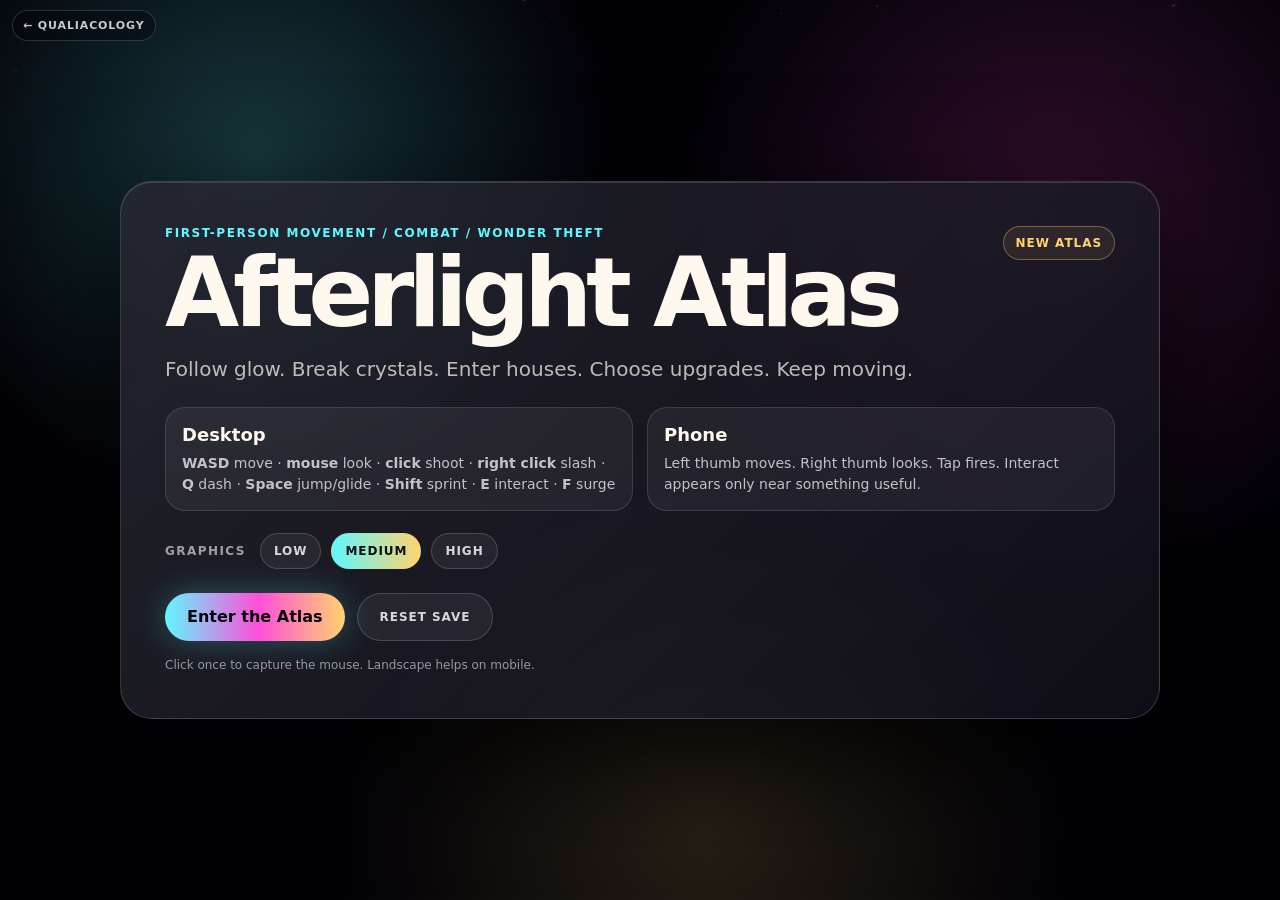
<file: afterlight/index.html>
<!DOCTYPE html>
<html lang="en">
<head>
  <meta charset="UTF-8" />
  <meta name="viewport" content="width=device-width, initial-scale=1, maximum-scale=1, user-scalable=no" />
  <meta name="description" content="Afterlight Atlas — an endless 3D exploration/combat world of cities, homes, deserts, oases, snow, mountains, upgrades, and realizations." />
  <meta name="theme-color" content="#080713" />
  <title>Afterlight Atlas</title>
  <link rel="stylesheet" href="./style.css?v=20260626a" />
  <script type="importmap">
  {
    "imports": {
      "three": "./vendor/three/three.module.js",
      "three/addons/": "./vendor/three/addons/"
    }
  }
  </script>
</head>
<body>
  <a class="home-link" href="/" aria-label="Back to Qualiacology">← Qualiacology</a>
  <canvas id="game"></canvas>

  <div id="loading" class="screen active">
    <div class="panel loading-panel">
      <div class="sigil" aria-hidden="true"></div>
      <p class="kicker">building an endless little impossible place</p>
      <h1>Afterlight Atlas</h1>
      <p class="lede">Move, shoot, break glow, enter warmth, keep going.</p>
      <div class="bar"><div id="loadFill"></div></div>
      <p id="loadText" class="tiny">warming the sky…</p>
    </div>
  </div>

  <div id="start" class="screen hidden">
    <div class="panel start-panel">
      <div class="title-row">
        <div>
          <p class="kicker">first-person movement / combat / wonder theft</p>
          <h1>Afterlight Atlas</h1>
        </div>
        <div class="save-chip" id="saveChip">new atlas</div>
      </div>
      <p class="lede">Follow glow. Break crystals. Enter houses. Choose upgrades. Keep moving.</p>
      <div class="grid">
        <div class="control-card">
          <h2>Desktop</h2>
          <p><b>WASD</b> move · <b>mouse</b> look · <b>click</b> shoot · <b>right click</b> slash · <b>Q</b> dash · <b>Space</b> jump/glide · <b>Shift</b> sprint · <b>E</b> interact · <b>F</b> surge</p>
        </div>
        <div class="control-card">
          <h2>Phone</h2>
          <p>Left thumb moves. Right thumb looks. Tap fires. Interact appears only near something useful.</p>
        </div>
      </div>
      <div class="quality-row" id="qualityRow" aria-label="graphics quality">
        <span>graphics</span>
        <button type="button" data-quality="low">low</button>
        <button type="button" data-quality="medium">medium</button>
        <button type="button" data-quality="high" class="selected">high</button>
      </div>
      <div class="actions">
        <button id="playBtn" class="primary" type="button">Enter the Atlas</button>
        <button id="resetBtn" class="secondary" type="button">Reset save</button>
      </div>
      <p class="tiny">Click once to capture the mouse. Landscape helps on mobile.</p>
    </div>
  </div>

  <div id="pause" class="screen hidden slim">
    <div class="panel pause-panel">
      <p class="kicker">paused</p>
      <h1>The world keeps its mouth shut for a second.</h1>
      <p id="pauseStats" class="lede"></p>
      <div class="actions">
        <button id="resumeBtn" class="primary" type="button">Resume</button>
        <button id="backToStartBtn" class="secondary" type="button">Title</button>
      </div>
    </div>
  </div>

  <div id="upgrade" class="screen hidden slim">
    <div class="panel upgrade-panel">
      <p class="kicker">realization found</p>
      <h1 id="upgradeTitle">Choose what the world teaches you.</h1>
      <p id="upgradeText" class="lede"></p>
      <div id="upgradeCards" class="upgrade-cards"></div>
    </div>
  </div>

  <div id="death" class="screen hidden slim">
    <div class="panel pause-panel">
      <p class="kicker">you got folded</p>
      <h1>Not dead. Rewritten with worse punctuation.</h1>
      <p id="deathStats" class="lede"></p>
      <div class="actions">
        <button id="retryBtn" class="primary" type="button">Run Again</button>
        <button id="deathTitleBtn" class="secondary" type="button">Title</button>
      </div>
    </div>
  </div>

  <div id="hud" class="hud hidden" aria-hidden="true">
    <div id="crosshair" class="crosshair"><span class="ch-dot"></span><i class="ch-mark"></i></div>
    <div class="top-left">
      <div class="brand">AFTERLIGHT ATLAS</div>
      <div class="meters">
        <div class="meter health"><div id="hpGhost" class="ghost"></div><div id="hpFill"></div><span id="hpText">100</span></div>
        <div class="meter energy"><div id="energyFill"></div><span id="energyText">100</span></div>
      </div>
      <div id="biomeReadout" class="readout">meadow</div>
    </div>
    <div class="top-right">
      <div id="stats" class="stats"></div>
      <div id="compass" class="compass"></div>
    </div>
    <div id="comboFlash" class="combo-flash"></div>
    <div id="prompt" class="prompt"></div>
    <div id="toast" class="toast"></div>
    <div id="realizationLog" class="realization-log"></div>
    <div id="dmgLayer" class="dmg-layer"></div>
    <div id="dirDmg" class="dir-dmg"></div>
    <div id="damageVignette" class="damage-vignette"></div>
    <div id="lowHpVignette" class="lowhp-vignette"></div>
    <div id="frameVignette" class="frame-vignette"></div>
  </div>

  <div id="touch" class="touch hidden" aria-hidden="true">
    <div id="moveZone" class="ctrl-zone move-zone">
      <div id="stickBase" class="stick-base hidden"><div class="stick-ring"></div><div id="stickKnob" class="stick-knob"></div></div>
    </div>
    <div id="lookZone" class="ctrl-zone look-zone"></div>
    <button id="autofireChip" class="autofire-chip" type="button">AUTO‑AIM&nbsp;<b>ON</b></button>
    <div class="touch-cluster">
      <button id="touchShoot" class="touch-btn act-shoot big" type="button" aria-label="hold to fire"><span class="ic">&#9679;</span><label>fire</label></button>
      <button id="touchSurge" class="touch-btn act-surge" type="button"><span class="ic">✦</span><label>surge</label></button>
      <button id="touchSlash" class="touch-btn act-slash" type="button"><span class="ic">⚔</span><label>slash</label></button>
      <button id="touchDash" class="touch-btn act-dash" type="button"><span class="ic">»</span><label>dash</label></button>
      <button id="touchJump" class="touch-btn act-jump big" type="button"><span class="ic">⤒</span><label>jump</label></button>
    </div>
    <button id="touchInteract" class="touch-interact hidden" type="button"><span class="ic">✥</span><label id="touchInteractLabel">open</label></button>
  </div>

  <div id="webglError" class="screen hidden">
    <div class="panel start-panel">
      <p class="kicker">WebGL required</p>
      <h1>Your browser refused to open the sky.</h1>
      <p class="lede">Afterlight Atlas needs WebGL. Try a modern browser with hardware acceleration enabled.</p>
    </div>
  </div>

  <script type="module" src="./src/main.js?v=20260626a"></script>
</body>
</html>
</file>
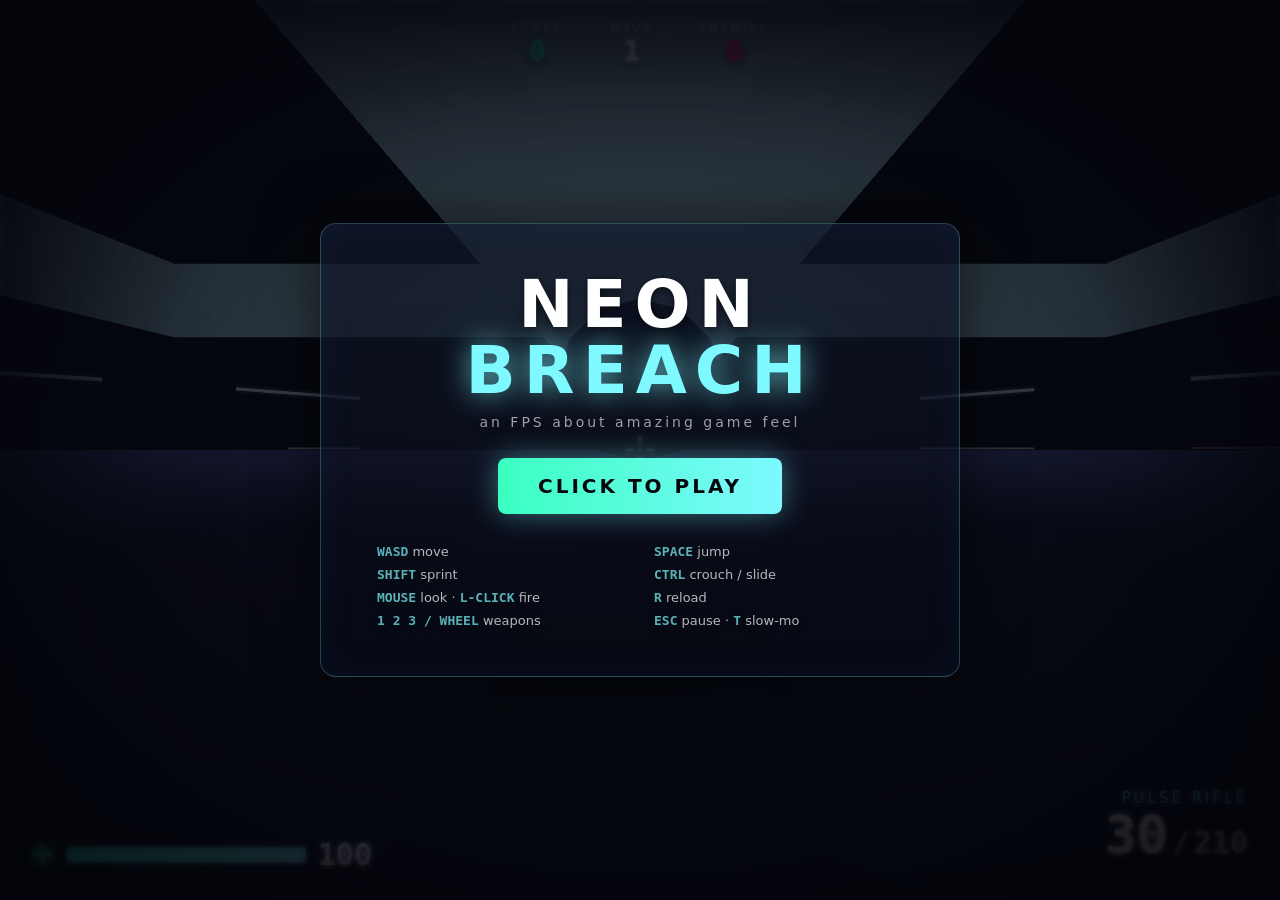
<file: neon-breach/index.html>
<!DOCTYPE html>
<html lang="en">
<head>
  <meta charset="UTF-8" />
  <meta name="viewport" content="width=device-width, initial-scale=1.0, maximum-scale=1.0, user-scalable=no" />
  <title>NEON BREACH — FPS with amazing game feel</title>
  <meta name="description" content="A browser FPS built around game feel: Quake-style movement, recoil, screen shake, hitstop, particles and procedural audio." />
  <link rel="stylesheet" href="styles.css" />
  <link rel="icon" href="data:image/svg+xml,<svg xmlns='http://www.w3.org/2000/svg' viewBox='0 0 100 100'><text y='.9em' font-size='90'>🎯</text></svg>" />
  <!-- three.js is vendored locally (vendor/) so the game runs fully offline -->
  <script type="importmap">
  {
    "imports": {
      "three": "./vendor/three.module.min.js"
    }
  }
  </script>
</head>
<body>
  <canvas id="game"></canvas>
  <div id="hud"></div>
  <noscript>This game requires JavaScript and WebGL2.</noscript>
  <script type="module" src="src/main.js"></script>
</body>
</html>
</file>
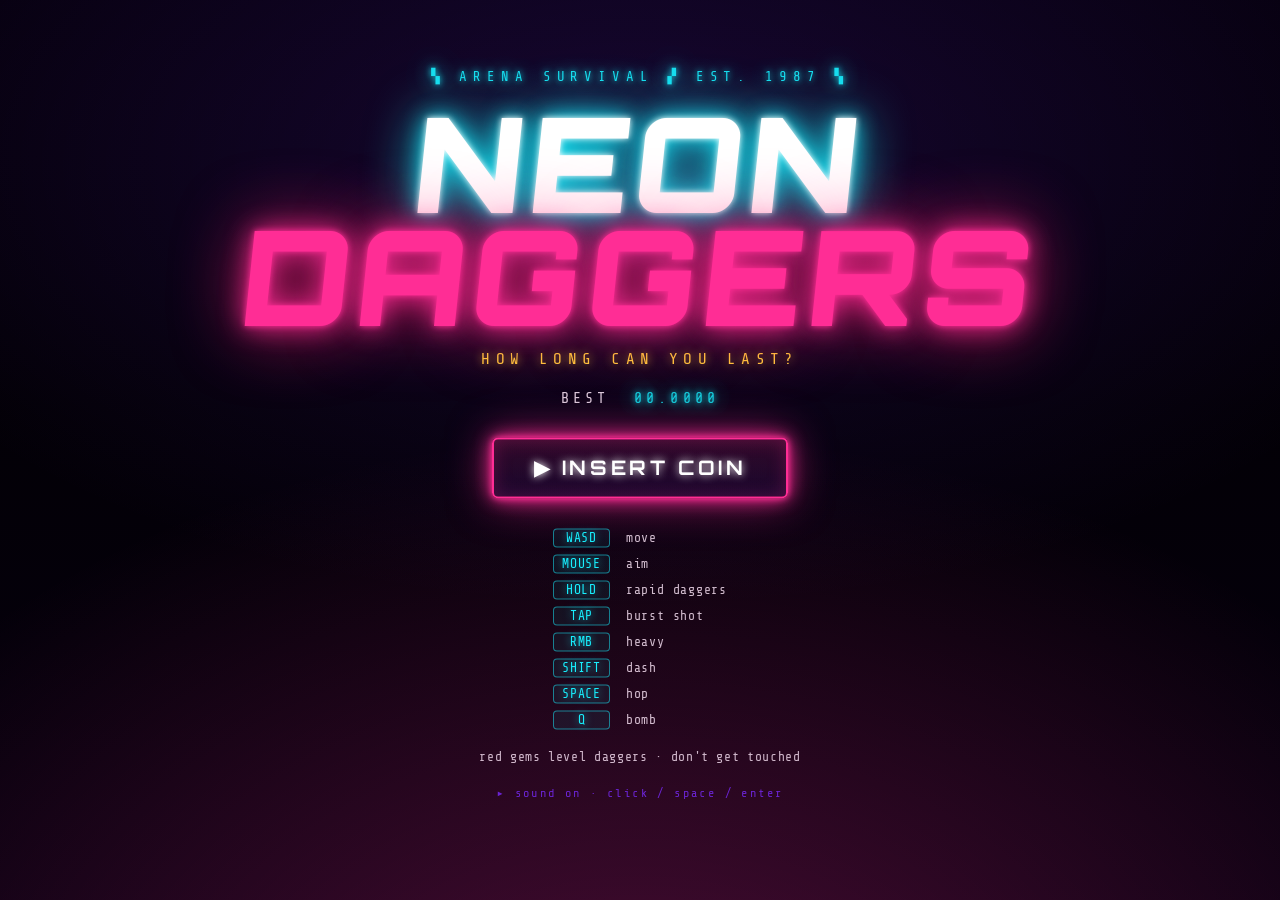
<file: neon-daggers/index.html>
<!DOCTYPE html>
<html lang="en">
<head>
  <meta charset="UTF-8" />
  <meta name="viewport" content="width=device-width, initial-scale=1.0, maximum-scale=1.0, user-scalable=no" />
  <meta name="theme-color" content="#16002e" />
  <title>NEON DAGGERS // 1987</title>
  <link rel="preconnect" href="https://fonts.googleapis.com" />
  <link rel="preconnect" href="https://fonts.gstatic.com" crossorigin />
  <link href="https://fonts.googleapis.com/css2?family=Orbitron:wght@500;700;900&family=Share+Tech+Mono&display=swap" rel="stylesheet" />
  <script type="module" crossorigin src="./assets/index-atXvy7ej.js"></script>
  <link rel="stylesheet" crossorigin href="./assets/index-Bl2WD5Gy.css">
  <link rel="stylesheet" href="./assets/neon-polish.css?v=20260626a" />
</head>
<body>
  <div id="app">
    <canvas id="scene"></canvas>

    <!-- Heads-up display (in-game) -->
    <div id="hud" class="hidden" aria-hidden="true">
      <div id="vignette"></div>
      <div id="damage-flash"></div>
      <div id="lowhp"></div>

      <div class="hud-top">
        <div id="timer" class="timer">0<span class="ms">.0000</span></div>
        <div class="combo-row">
          <span id="mult" class="mult"></span>
          <span id="combo" class="combo"></span>
        </div>
      </div>

      <div id="boss" class="boss hidden">
        <div class="boss-label" id="boss-label">▲ LEVIATHAN ▲</div>
        <div class="boss-bar"><div id="boss-fill" class="boss-fill"></div></div>
      </div>

      <div class="hud-corner tl">
        <div class="stat"><span class="label">SCORE</span><span id="score" class="value score">0</span></div>
        <div class="stat"><span class="label">KILLS</span><span id="kills" class="value">0</span></div>
      </div>
      <div class="hud-corner tr">
        <div class="stat right"><span class="label">ACCURACY</span><span id="accuracy" class="value">100%</span></div>
      </div>

      <div class="hud-bottom">
        <div class="od-row">
          <span id="od-label" class="od-label">OVERDRIVE</span>
          <div class="od-bar"><div id="od-fill" class="od-fill"></div></div>
        </div>
        <div id="level-pips" class="level-pips">
          <span class="pip on"></span><span class="pip"></span><span class="pip"></span>
          <span class="pip"></span><span class="pip"></span>
        </div>
        <div class="gem-row">
          <span class="gem-ico"></span>
          <span id="gems" class="gem-count">0</span>
          <div class="gem-bar"><div id="gem-fill" class="gem-fill"></div></div>
        </div>
      </div>

      <div id="crosshair" class="crosshair">
        <span class="ch ch-n"></span><span class="ch ch-s"></span>
        <span class="ch ch-e"></span><span class="ch ch-w"></span>
        <span class="ch-dot"></span>
      </div>

      <div id="toast" class="toast"></div>
    </div>

    <!-- Title screen -->
    <div id="title" class="screen">
      <div class="title-wrap">
        <div class="kicker">▚ ARENA SURVIVAL ▞ EST. 1987 ▚</div>
        <h1 class="game-title"><span class="t1">NEON</span><span class="t2">DAGGERS</span></h1>
        <div class="subtitle">how long can you last?</div>

        <div class="best-line">BEST&nbsp;&nbsp;<span id="best-time">00.0000</span></div>

        <button id="start-btn" class="neon-btn">▶ INSERT COIN</button>

        <div class="controls">
          <div class="ctrl-grid">
            <span class="key">WASD</span><span class="desc">move</span>
            <span class="key">MOUSE</span><span class="desc">aim</span>
            <span class="key">HOLD</span><span class="desc">rapid daggers</span>
            <span class="key">TAP</span><span class="desc">burst shot</span>
            <span class="key">RMB</span><span class="desc">heavy</span>
            <span class="key">SHIFT</span><span class="desc">dash</span>
            <span class="key">SPACE</span><span class="desc">hop</span>
            <span class="key">Q</span><span class="desc">bomb</span>
          </div>
          <div class="hint">red gems level daggers · don't get touched</div>
        </div>
        <div class="audio-note">▸ sound on · click / space / enter</div>
      </div>
    </div>

    <!-- Death screen -->
    <div id="death" class="screen hidden">
      <div class="death-wrap">
        <div class="death-kicker">SIGNAL LOST</div>
        <h2 class="death-title">YOU DIED</h2>
        <div class="death-time"><span id="death-time">00.0000</span></div>
        <div id="death-verdict" class="death-verdict">rookie</div>
        <div class="death-score-line">SCORE&nbsp;&nbsp;<span id="death-score">0</span></div>
        <div class="death-stats">
          <div class="dstat"><span id="death-kills">0</span><label>kills</label></div>
          <div class="dstat"><span id="death-gems">0</span><label>gems</label></div>
          <div class="dstat"><span id="death-acc">0%</span><label>accuracy</label></div>
          <div class="dstat"><span id="death-level">1</span><label>dagger lvl</label></div>
        </div>
        <div id="death-best" class="death-best"></div>
        <button id="retry-btn" class="neon-btn">▶ TRY AGAIN</button>
        <div class="death-hint">press <span class="key">R</span> / <span class="key">SPACE</span> to retry</div>
      </div>
    </div>

    <!-- Pause -->
    <div id="pause" class="screen hidden">
      <div class="pause-wrap">
        <h2 class="pause-title">PAUSED</h2>
        <button id="resume-btn" class="neon-btn">▶ RESUME</button>
        <div class="death-hint">click the arena or press <span class="key">ESC</span></div>
      </div>
    </div>

    <div id="boot" class="screen">
      <div class="boot-text">LOADING<span class="boot-dots"></span></div>
    </div>
  </div>

  <script src="./assets/neon-polish.js?v=20260626a"></script>
</body>
</html>
</file>
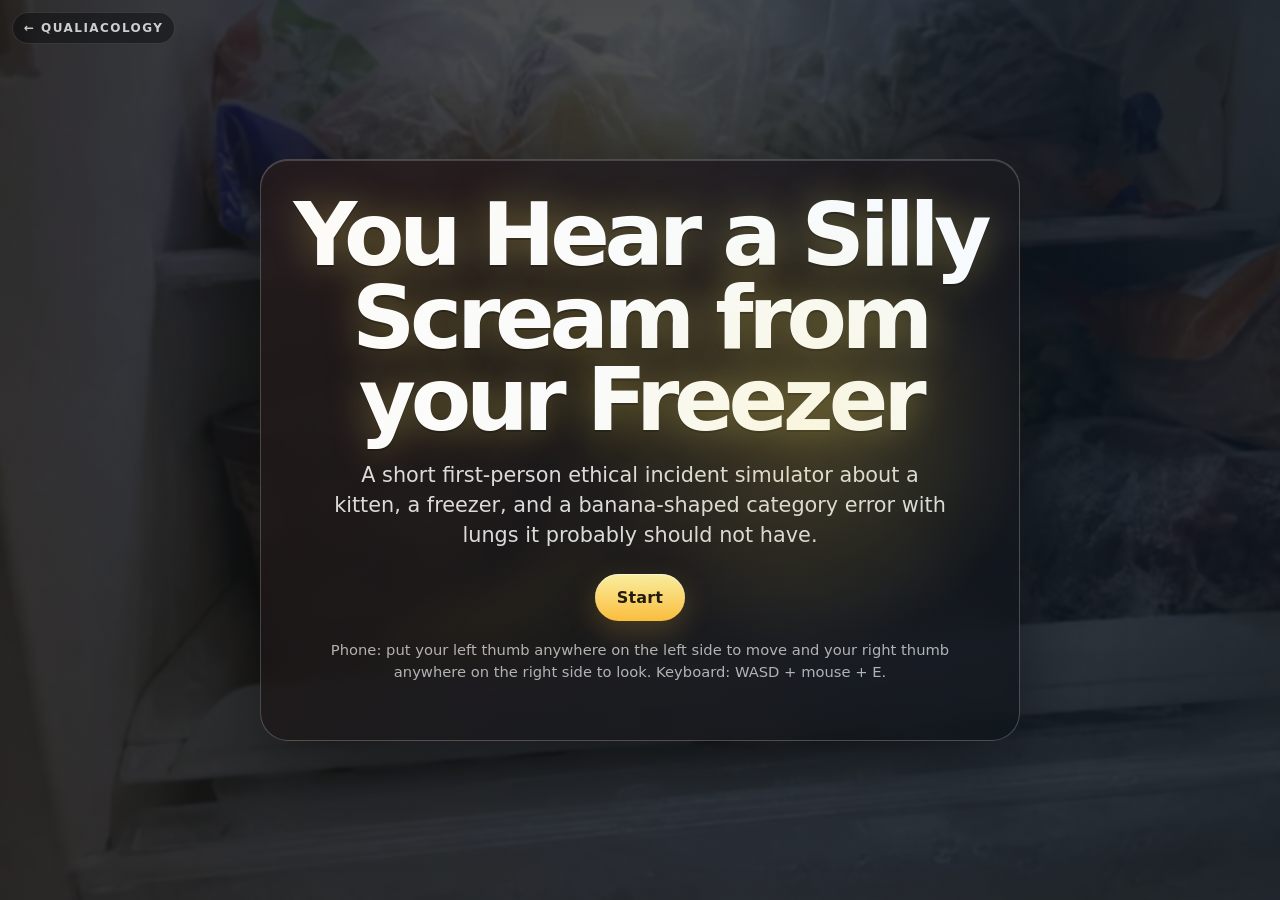
<file: site/banana/index.html>
<!doctype html>
<html lang="en">
<head>
  <meta charset="utf-8" />
  <meta name="viewport" content="width=device-width, initial-scale=1, maximum-scale=1, user-scalable=no, viewport-fit=cover" />
  <meta name="description" content="The Screaming Banana Dilemma — a first-person surreal ethical incident simulator about a kitten, a freezer, and a banana that should not have lungs." />
  <meta name="theme-color" content="#05070b" />
  <meta property="og:type" content="website" />
  <meta property="og:title" content="The Screaming Banana Dilemma" />
  <meta property="og:description" content="A surreal first-person ethical incident simulator about a kitten, a freezer, and a banana that should not have lungs." />
  <meta property="og:url" content="https://qualiacology.com/banana/" />
  <meta property="og:image" content="https://qualiacology.com/assets/og/banana-og-v280.png" />
  <meta name="twitter:card" content="summary_large_image" />
  <meta name="twitter:title" content="The Screaming Banana Dilemma" />
  <meta name="twitter:description" content="A kitten, a freezer, and a banana-shaped category error with lungs it probably should not have." />
  <meta name="twitter:image" content="https://qualiacology.com/assets/og/banana-og-v280.png" />
  <link rel="canonical" href="https://qualiacology.com/banana/" />
  <link rel="icon" href="/assets/favicon.svg" />
  <title>The Screaming Banana Dilemma</title>
  <style>
    :root{
      --paper:#fff8df;
      --ink:#241a08;
      --banana:#ffd73f;
      --amber:#ffc65c;
      --danger:#ff5d52;
      --good:#70ffb6;
      --blue:#9fd7ff;
      --glass:rgba(9,13,20,.58);
      --glass2:rgba(255,255,255,.12);
    }
    *{box-sizing:border-box;-webkit-tap-highlight-color:transparent}
    html,body{margin:0;height:100%;overflow:hidden;background:#05070b;color:white;font-family:ui-sans-serif,system-ui,-apple-system,Segoe UI,Roboto,Arial,sans-serif;touch-action:none}
    #gameCanvas{position:fixed;inset:0;width:100%;height:100%;display:block;background:#080a10;cursor:crosshair}
    #startScreen,#endingScreen,#choiceOverlay{position:fixed;inset:0;display:flex;align-items:center;justify-content:center;z-index:20;padding:22px}
    #startScreen{background:radial-gradient(circle at 50% 35%,rgba(255,232,88,.13),rgba(4,10,18,.76) 48%,rgba(0,0,0,.96)),linear-gradient(160deg,#1d1823,#070608 52%,#030407)}
    #startScreen:before{content:"";position:absolute;inset:0;background:url('assets/freezer_reference-bg.webp') center/cover no-repeat;opacity:.20;filter:blur(1.5px) saturate(.95) sepia(.08);transform:scale(1.03)}
    #startScreen:after{content:"";position:absolute;inset:0;background:radial-gradient(circle at 63% 48%,rgba(255,220,84,.18),transparent 24%),linear-gradient(90deg,rgba(255,190,86,.05),rgba(111,190,255,.08));pointer-events:none}
    .card{position:relative;width:min(760px,94vw);padding:34px 28px;border:1px solid rgba(255,255,255,.22);border-radius:28px;background:linear-gradient(145deg,rgba(28,18,22,.84),rgba(5,7,11,.78));box-shadow:0 24px 90px rgba(0,0,0,.68),inset 0 1px 0 rgba(255,255,255,.18);backdrop-filter:blur(14px);text-align:center}
    h1{font-size:clamp(2.1rem,7vw,5.5rem);line-height:.94;margin:0 0 18px;letter-spacing:-.06em;text-wrap:balance;text-shadow:0 2px 0 rgba(0,0,0,.3),0 0 38px rgba(255,226,82,.35)}
    .subtitle{font-size:clamp(1rem,2.8vw,1.3rem);line-height:1.45;opacity:.86;margin:8px auto 24px;max-width:630px}
    button{font:inherit;color:#1b1200;border:0;border-radius:999px;padding:14px 22px;background:linear-gradient(180deg,#fff19e,#ffbe35);box-shadow:0 10px 30px rgba(255,192,55,.22),inset 0 1px 0 rgba(255,255,255,.6);font-weight:800;letter-spacing:.01em;cursor:pointer;touch-action:manipulation}
    button:hover{filter:brightness(1.04)}
    button.secondary{background:linear-gradient(180deg,rgba(255,255,255,.20),rgba(255,255,255,.10));color:white;border:1px solid rgba(255,255,255,.16);box-shadow:none}
    #hud{position:fixed;top:env(safe-area-inset-top,0);left:0;right:0;z-index:10;pointer-events:none;display:flex;justify-content:space-between;align-items:flex-start;gap:10px;padding:12px}
    #objective{max-width:min(560px,72vw);padding:11px 14px;border-radius:18px;background:var(--glass);box-shadow:0 12px 45px rgba(0,0,0,.34);border:1px solid rgba(255,255,255,.12);backdrop-filter:blur(12px);font-size:14px;line-height:1.35}
    #objective b{color:#ffe770}
    #stats{min-width:190px;padding:10px 12px;border-radius:18px;background:var(--glass);border:1px solid rgba(255,255,255,.12);backdrop-filter:blur(12px);font-size:12px;line-height:1.7;text-align:left}
    .bar{display:inline-block;vertical-align:middle;width:72px;height:6px;border-radius:999px;background:rgba(255,255,255,.14);overflow:hidden;margin-left:6px}
    .fill{display:block;height:100%;border-radius:inherit;background:linear-gradient(90deg,#ff5d52,#ffc65c,#70ffb6);width:40%}
    #crosshair{position:fixed;left:50%;top:50%;width:22px;height:22px;margin:-11px 0 0 -11px;z-index:9;pointer-events:none;opacity:.72}
    #crosshair:before,#crosshair:after{content:"";position:absolute;background:rgba(255,255,255,.86);box-shadow:0 0 8px rgba(0,0,0,.45)}
    #crosshair:before{left:10px;top:2px;width:2px;height:18px}
    #crosshair:after{left:2px;top:10px;width:18px;height:2px}
    #prompt{position:fixed;left:50%;bottom:calc(112px + env(safe-area-inset-bottom,0px));transform:translateX(-50%);z-index:10;max-width:min(680px,92vw);padding:12px 16px;border-radius:18px;background:rgba(8,10,16,.72);border:1px solid rgba(255,255,255,.15);box-shadow:0 12px 50px rgba(0,0,0,.48);backdrop-filter:blur(12px);text-align:center;font-size:14px;line-height:1.35;pointer-events:none;opacity:0;transition:opacity .12s}
    #prompt.show{opacity:1}
    #toast{position:fixed;left:50%;bottom:calc(26px + env(safe-area-inset-bottom,0px));transform:translateX(-50%);z-index:12;width:min(760px,94vw);padding:13px 16px;border-radius:20px;background:rgba(15,12,9,.78);border:1px solid rgba(255,215,94,.22);box-shadow:0 15px 65px rgba(0,0,0,.55);backdrop-filter:blur(14px);font-size:14px;line-height:1.42;text-align:center;opacity:0;transition:opacity .18s, transform .18s;pointer-events:none}
    #toast.show{opacity:1;transform:translateX(-50%) translateY(-4px)}
    #interactButton{position:fixed;right:calc(26px + env(safe-area-inset-right,0px));bottom:calc(112px + env(safe-area-inset-bottom,0px));z-index:14;width:96px;height:96px;border-radius:50%;display:none;align-items:center;justify-content:center;text-align:center;padding:0;background:radial-gradient(circle at 35% 25%,#fff8be,#ffcb42 45%,#da8c00);box-shadow:0 14px 46px rgba(0,0,0,.42),0 0 0 7px rgba(255,255,255,.08);font-size:13px;color:#211300}
    #joystickLeft,#joystickRight{position:fixed;width:132px;height:132px;border-radius:50%;border:2px solid rgba(255,255,255,.20);background:radial-gradient(circle,rgba(255,255,255,.10),rgba(255,255,255,.025));z-index:13;display:none;pointer-events:none;transform:translate(-50%,-50%);backdrop-filter:blur(4px)}
    .knob{position:absolute;left:50%;top:50%;width:56px;height:56px;margin:-28px 0 0 -28px;border-radius:50%;background:rgba(255,255,255,.32);box-shadow:0 10px 25px rgba(0,0,0,.25),inset 0 1px 0 rgba(255,255,255,.4);transform:translate(0,0)}
    #choiceOverlay{display:none;background:rgba(0,0,0,.55);z-index:30;backdrop-filter:blur(5px)}
    #choiceOverlay .card{max-width:720px;text-align:left}
    #choiceTitle{margin:0 0 8px;font-size:1.55rem;color:#ffe770;letter-spacing:-.02em}
    #choiceText{line-height:1.45;opacity:.88;margin:0 0 16px}
    #choices{display:grid;gap:10px}
    #choices button{text-align:left;border-radius:16px;padding:13px 14px;font-weight:750}
    #endingScreen{display:none;background:radial-gradient(circle at 50% 32%,rgba(255,221,92,.14),rgba(0,0,0,.82) 58%,#000);z-index:40}
    #endingTitle{margin:0 0 10px;font-size:clamp(1.9rem,5vw,4rem);letter-spacing:-.04em;color:#ffe770;text-align:center}
    #endingText{line-height:1.5;opacity:.92;text-align:left;margin:0 auto 18px;max-width:710px}
    #help{position:fixed;left:12px;bottom:calc(12px + env(safe-area-inset-bottom,0px));z-index:9;color:rgba(255,255,255,.65);font-size:11px;background:rgba(0,0,0,.28);padding:8px 10px;border-radius:14px;border:1px solid rgba(255,255,255,.08);pointer-events:none}
    .homeLink{position:fixed;left:max(12px,env(safe-area-inset-left));top:max(12px,env(safe-area-inset-top));z-index:45;color:rgba(255,255,255,.78);text-decoration:none;font-size:12px;font-weight:800;letter-spacing:.12em;text-transform:uppercase;border:1px solid rgba(255,255,255,.12);background:rgba(5,7,11,.44);border-radius:999px;padding:8px 11px;backdrop-filter:blur(10px)}.homeLink:hover,.homeLink:focus-visible{color:white;border-color:rgba(255,215,63,.45);outline:none}
    .hidden{display:none!important}
    @media (pointer:coarse),(max-width:800px){
      #interactButton{display:flex}
      #stats{display:none}
      #objective{max-width:calc(100vw - 24px);font-size:13px}
      #help{display:none}
      #prompt{bottom:calc(220px + env(safe-area-inset-bottom,0px));font-size:13px}
      #toast{bottom:calc(20px + env(safe-area-inset-bottom,0px));font-size:13px}
    }
  </style>
</head>
<body>
  <a class="homeLink" href="/">← Qualiacology</a>
  <canvas id="gameCanvas"></canvas>
  <div id="crosshair" class="hidden"></div>
  <div id="hud" class="hidden">
    <div id="objective"></div>
    <div id="stats"></div>
  </div>
  <div id="prompt"></div>
  <button id="interactButton" type="button" aria-label="Interact">INTERACT</button>
  <div id="toast"></div>
  <div id="help" class="hidden">WASD/Arrows move · Mouse look · E interact · Click scene to capture mouse · Esc releases</div>
  <div id="joystickLeft"><div class="knob"></div></div>
  <div id="joystickRight"><div class="knob"></div></div>

  <div id="startScreen">
    <div class="card">
      <h1>You Hear a Silly Scream from your Freezer</h1>
      <p class="subtitle">A short first-person ethical incident simulator about a kitten, a freezer, and a banana-shaped category error with lungs it probably should not have.</p>
      <button id="startButton" type="button">Start</button>
      <p class="subtitle" style="font-size:.92rem;opacity:.68;margin-top:18px">Phone: put your left thumb anywhere on the left side to move and your right thumb anywhere on the right side to look. Keyboard: WASD + mouse + E.</p>
    </div>
  </div>

  <div id="choiceOverlay">
    <div class="card">
      <h2 id="choiceTitle"></h2>
      <p id="choiceText"></p>
      <div id="choices"></div>
    </div>
  </div>

  <div id="endingScreen">
    <div class="card">
      <h2 id="endingTitle"></h2>
      <div id="endingText"></div>
      <button id="restartButton" type="button">Play Again</button>
    </div>
  </div>

  <script src="game.js"></script>
</body>
</html>
</file>
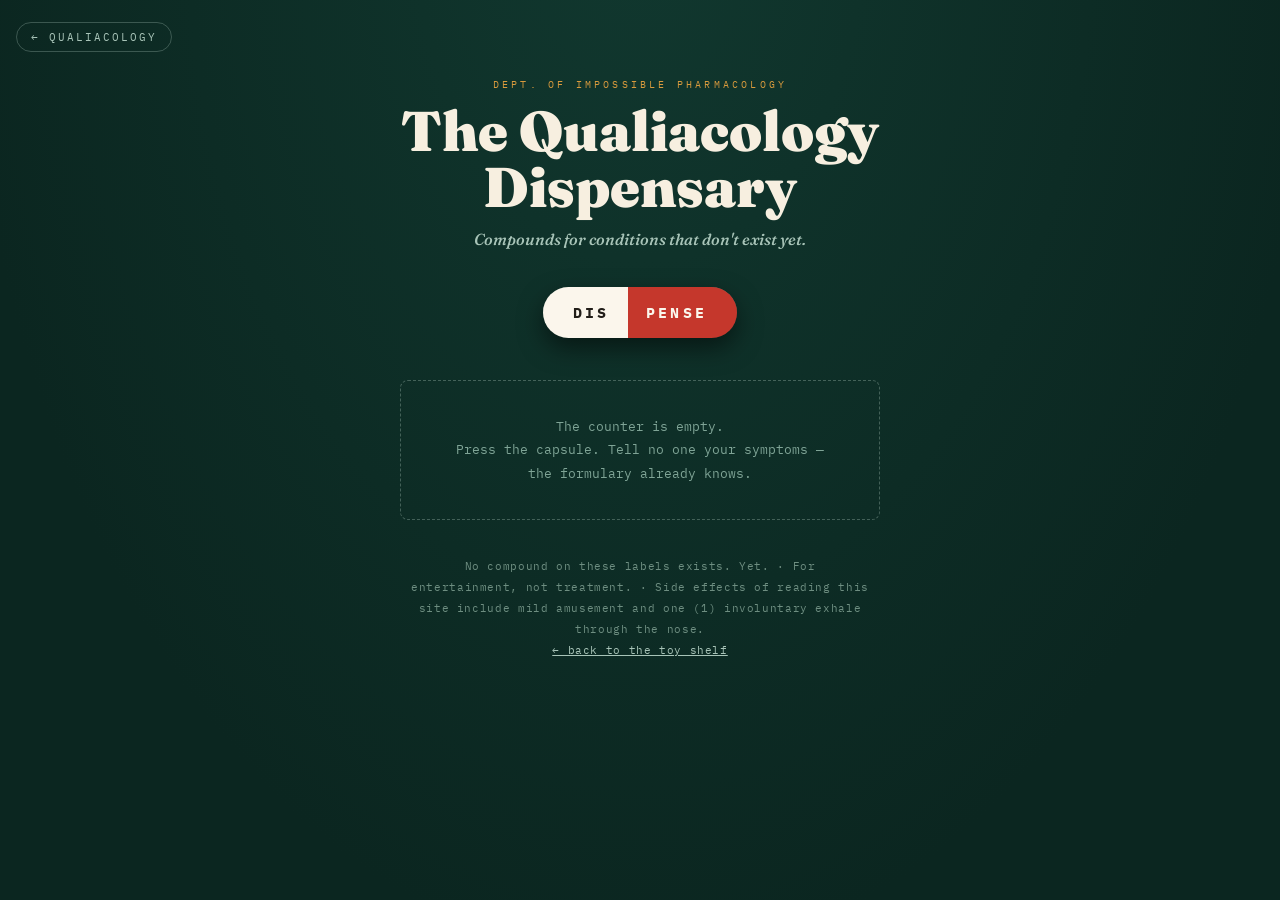
<file: site/dispensary/index.html>
<!DOCTYPE html>
<html lang="en">
<head>
  <meta charset="UTF-8" />
  <meta name="viewport" content="width=device-width, initial-scale=1.0" />
  <title>The Qualiacology Dispensary</title>
  <meta name="description" content="Dept. of Impossible Pharmacology. Press the capsule and receive a prescription for a compound that doesn't exist yet — full nomenclature, mechanism of action, boxed warnings, and a pharmacist who is licensed nowhere." />
  <meta name="theme-color" content="#11382F" />
  <meta name="robots" content="index, follow" />

  <meta property="og:type" content="website" />
  <meta property="og:title" content="The Qualiacology Dispensary" />
  <meta property="og:description" content="Compounds for conditions that don't exist yet. Press the capsule. Tell no one your symptoms — the formulary already knows." />
  <meta property="og:url" content="https://qualiacology.com/dispensary/" />
  <meta property="og:image" content="https://qualiacology.com/assets/og/dispensary-og-v280.png" />
  <meta property="og:image:secure_url" content="https://qualiacology.com/assets/og/dispensary-og-v280.png" />
  <meta property="og:image:width" content="1200" />
  <meta property="og:image:height" content="630" />
  <meta property="og:image:alt" content="The Qualiacology Dispensary preview image" />
  <meta name="twitter:card" content="summary_large_image" />
  <meta name="twitter:title" content="The Qualiacology Dispensary" />
  <meta name="twitter:description" content="Compounds for conditions that don't exist yet. Press the capsule." />
  <meta name="twitter:image" content="https://qualiacology.com/assets/og/dispensary-og-v280.png" />
  <meta name="twitter:image:alt" content="The Qualiacology Dispensary preview image" />
  <link rel="canonical" href="https://qualiacology.com/dispensary/" />
  <link rel="icon" href="data:image/svg+xml,%3Csvg xmlns='http://www.w3.org/2000/svg' viewBox='0 0 32 32'%3E%3Ctext y='26' font-size='26'%3E%F0%9F%92%8A%3C/text%3E%3C/svg%3E" />

  <link rel="preconnect" href="https://fonts.googleapis.com" />
  <link rel="preconnect" href="https://fonts.gstatic.com" crossorigin />
  <link href="https://fonts.googleapis.com/css2?family=Fraunces:ital,opsz,wght@0,9..144,500;0,9..144,600;0,9..144,900;1,9..144,500&family=IBM+Plex+Mono:ital,wght@0,400;0,500;0,700;1,400&family=Caveat:wght@500;600&display=swap" rel="stylesheet" />

  <style>
    :root {
      color-scheme: dark;
      --bottle-glass: #11382F;
      --bottle-deep: #0B2620;
      --label-cream: #F7EFE0;
      --label-edge: #E7DCC6;
      --ink: #221E19;
      --ink-soft: #5A5247;
      --cherry: #C5372C;
      --amber: #D89A3D;
      --pill-white: #FBF6EC;
      --shelf-text: #A8C4B8;
      --shelf-dim: #6E8E81;
      --mono: 'IBM Plex Mono', ui-monospace, 'Courier New', monospace;
      --display: 'Fraunces', Georgia, serif;
      --hand: 'Caveat', cursive;
    }

    * { box-sizing: border-box; }

    html { scroll-behavior: smooth; }

    body {
      margin: 0;
      min-height: 100vh;
      background: radial-gradient(ellipse at 50% -10%, var(--bottle-glass) 0%, var(--bottle-deep) 75%);
      color: var(--label-cream);
      display: flex;
      flex-direction: column;
      align-items: center;
      padding: 22px 16px 64px;
      font-family: var(--mono);
    }

    ::selection { background: rgba(216, 154, 61, 0.4); color: var(--pill-white); }

    a { color: var(--amber); }
    a:focus-visible, button:focus-visible {
      outline: 3px solid var(--amber);
      outline-offset: 5px;
      border-radius: 6px;
    }

    /* ── back link ─────────────────────────────────── */
    .home-link {
      align-self: flex-start;
      font-family: var(--mono);
      font-size: 11px;
      letter-spacing: 0.18em;
      text-transform: uppercase;
      text-decoration: none;
      color: var(--shelf-text);
      border: 1px solid rgba(168, 196, 184, 0.3);
      border-radius: 999px;
      padding: 7px 14px;
      margin-bottom: 26px;
      transition: color 160ms ease, border-color 160ms ease;
    }
    .home-link:hover { color: var(--amber); border-color: var(--amber); }

    /* ── header ────────────────────────────────────── */
    header { text-align: center; margin-bottom: 30px; max-width: 600px; }

    .eyebrow {
      font-size: 10px;
      letter-spacing: 0.32em;
      text-transform: uppercase;
      color: var(--amber);
      margin: 0 0 12px;
    }

    h1 {
      font-family: var(--display);
      font-weight: 900;
      font-size: clamp(34px, 8vw, 56px);
      line-height: 1.0;
      margin: 0;
      color: var(--label-cream);
    }

    .tagline {
      font-family: var(--display);
      font-style: italic;
      font-weight: 500;
      font-size: 16px;
      color: var(--shelf-text);
      margin: 14px 0 0;
    }

    /* ── capsule button ────────────────────────────── */
    .capsule {
      background: transparent;
      border: none;
      cursor: pointer;
      padding: 8px;
      margin-bottom: 34px;
    }
    .capsule-body {
      display: flex;
      border-radius: 999px;
      overflow: hidden;
      box-shadow: 0 10px 24px rgba(0, 0, 0, 0.5),
                  inset 0 2px 3px rgba(255, 255, 255, 0.35),
                  inset 0 -3px 5px rgba(0, 0, 0, 0.25);
      transition: transform 80ms ease;
    }
    .capsule:hover .capsule-body { transform: translateY(-1px); }
    .capsule:active .capsule-body { transform: translateY(3px) scale(0.97); }
    .capsule-half {
      font-family: var(--mono);
      font-weight: 700;
      font-size: 15px;
      letter-spacing: 0.22em;
    }
    .capsule-half.white { background: var(--pill-white); color: var(--ink); padding: 16px 18px 16px 30px; }
    .capsule-half.cherry { background: var(--cherry); color: var(--pill-white); padding: 16px 30px 16px 18px; }

    /* ── tray / label ──────────────────────────────── */
    main { width: 100%; max-width: 480px; min-height: 120px; }

    .restock {
      text-align: center;
      font-size: 12px;
      letter-spacing: 0.12em;
      color: var(--amber);
      margin-bottom: 14px;
    }

    .empty-tray {
      text-align: center;
      font-size: 13px;
      line-height: 1.8;
      color: #7FA496;
      border: 1px dashed rgba(168, 196, 184, 0.35);
      border-radius: 8px;
      padding: 34px 24px;
    }

    @keyframes qd-print {
      0%   { opacity: 0; transform: translateY(-26px) scale(0.985); }
      60%  { opacity: 1; }
      100% { opacity: 1; transform: translateY(0) scale(1); }
    }
    @keyframes qd-stamp-in {
      0%   { opacity: 0; transform: rotate(8deg) scale(2.1); }
      70%  { opacity: 0.95; transform: rotate(8deg) scale(0.94); }
      100% { opacity: 0.92; transform: rotate(8deg) scale(1); }
    }
    .printwrap { animation: qd-print 0.45s cubic-bezier(0.2, 0.9, 0.3, 1) both; }

    .label {
      background: var(--label-cream);
      background-image: repeating-linear-gradient(0deg,
        rgba(34, 30, 25, 0.025) 0px, rgba(34, 30, 25, 0.025) 1px,
        transparent 1px, transparent 3px);
      color: var(--ink);
      width: 100%;
      max-width: 440px;
      margin: 0 auto;
      padding: 22px 24px 18px;
      border-radius: 6px;
      border: 1px solid var(--label-edge);
      box-shadow: 0 18px 40px rgba(0, 0, 0, 0.45), 0 2px 6px rgba(0, 0, 0, 0.3);
      position: relative;
    }

    .label-top {
      display: flex;
      justify-content: space-between;
      font-size: 10px;
      letter-spacing: 0.1em;
      color: var(--ink-soft);
      border-bottom: 1.5px solid var(--ink);
      padding-bottom: 8px;
      margin-bottom: 12px;
    }
    .rx-mark { color: var(--cherry); font-weight: 700; }

    .drug-name {
      font-family: var(--display);
      font-weight: 900;
      font-size: clamp(24px, 6vw, 32px);
      line-height: 1.02;
      letter-spacing: 0.01em;
      color: var(--ink);
      margin: 0 0 3px;
    }
    .drug-strength {
      font-size: 0.5em;
      font-weight: 600;
      color: var(--cherry);
      white-space: nowrap;
    }
    .drug-generic {
      font-size: 11px;
      font-style: italic;
      color: var(--ink-soft);
      margin: 0 0 12px;
    }

    .field { margin-bottom: 10px; }
    .field-label {
      font-size: 9px;
      letter-spacing: 0.14em;
      text-transform: uppercase;
      color: var(--ink-soft);
      margin-bottom: 2px;
    }
    .field-label.warn { color: var(--cherry); }
    .field-value { font-size: 12.5px; line-height: 1.5; color: var(--ink); }

    .boxed {
      border: 2.5px solid var(--ink);
      padding: 8px 10px;
      margin: 12px 0 10px;
      font-size: 11.5px;
      font-weight: 700;
      letter-spacing: 0.04em;
      line-height: 1.45;
    }
    .boxed strong { color: var(--cherry); font-weight: 700; }

    .pharm-note {
      font-family: var(--hand);
      font-size: 19px;
      line-height: 1.25;
      color: #2E4A8C;
      margin-top: 10px;
      transform: rotate(-0.6deg);
    }

    .label-bottom {
      display: flex;
      justify-content: space-between;
      align-items: flex-end;
      margin-top: 16px;
      border-top: 1px dashed var(--ink-soft);
      padding-top: 10px;
    }
    .barcode { display: flex; align-items: flex-end; gap: 2px; height: 30px; margin-top: 4px; }
    .barcode span { background: var(--ink); opacity: 0.9; display: block; }
    .label-meta {
      font-size: 9px;
      color: var(--ink-soft);
      margin-top: 4px;
      letter-spacing: 0.08em;
    }
    .signature {
      font-family: var(--hand);
      font-size: 17px;
      color: var(--ink-soft);
      text-align: right;
      line-height: 1.1;
    }
    .signature small { font-size: 11px; font-family: var(--mono); display: block; margin-top: 2px; }

    .stamp {
      position: absolute;
      top: 14px;
      right: 18px;
      font-weight: 700;
      font-size: 13px;
      letter-spacing: 0.22em;
      color: var(--amber);
      border: 2.5px solid var(--amber);
      border-radius: 4px;
      padding: 3px 8px;
      transform: rotate(8deg);
      opacity: 0.92;
      mix-blend-mode: multiply;
      animation: qd-stamp-in 0.35s cubic-bezier(0.3, 1.4, 0.5, 1) 0.55s both;
    }

    /* ── footer ────────────────────────────────────── */
    footer {
      margin-top: 36px;
      text-align: center;
      font-size: 10.5px;
      color: var(--shelf-dim);
      letter-spacing: 0.06em;
      line-height: 2;
      max-width: 460px;
    }
    .shelf-count { color: #9DBCAE; margin-bottom: 6px; }
    footer a { color: var(--shelf-text); }
    footer a:hover { color: var(--amber); }

    @media (prefers-reduced-motion: reduce) {
      .printwrap, .stamp { animation: none !important; }
      .stamp { opacity: 0.92; }
      html { scroll-behavior: auto; }
    }
  </style>
</head>
<body>
  <a class="home-link" href="/">&larr; qualiacology</a>

  <header>
    <p class="eyebrow">Dept. of Impossible Pharmacology</p>
    <h1>The Qualiacology<br />Dispensary</h1>
    <p class="tagline">Compounds for conditions that don't exist yet.</p>
  </header>

  <button class="capsule" id="dispense" type="button" aria-label="Dispense a compound">
    <span class="capsule-body">
      <span class="capsule-half white">DIS</span>
      <span class="capsule-half cherry">PENSE</span>
    </span>
  </button>

  <main>
    <div class="restock" id="restock" hidden>FORMULARY EXHAUSTED &mdash; RESTOCKING SHELVES&hellip;</div>
    <div id="tray" aria-live="polite">
      <div class="empty-tray">
        The counter is empty.<br />
        Press the capsule. Tell no one your symptoms &mdash;<br />
        the formulary already knows.
      </div>
    </div>
  </main>

  <footer>
    <div class="shelf-count" id="shelf-count" hidden></div>
    No compound on these labels exists. Yet. &middot; For entertainment, not treatment.
    &middot; Side effects of reading this site include mild amusement and one (1)
    involuntary exhale through the nose.
    <br /><a href="/#toys">&larr; back to the toy shelf</a>
  </footer>

  <script>
    "use strict";

    const FORMULARY = [
      {
        brand: "NOSTALGIPRAM",
        generic: "nostalgipram hydrobromide",
        strength: "20 mg",
        drugClass: "Selective Nostalgia Reuptake Inhibitor (the other SNRI)",
        indication: "Acute longing. Golden-hour dysregulation. The smell of a specific year.",
        moa: "Inhibits presynaptic reuptake of nostalgia, prolonging signal duration of summers that cannot be independently verified.",
        effects: "Common (\u226510%): smelling chlorine indoors; tenderness toward strangers' porch lights. Rare: vivid recall of a kitchen you have never stood in.",
        warning: "Do not discontinue abruptly. Sudden cessation may cause the present tense.",
        note: "MAOI interaction: none. We checked twice. Someone always asks."
      },
      {
        brand: "OBLIVEX",
        generic: "forgetamine extended-release",
        strength: "50 mg ER",
        drugClass: "NMDA antagonist, 3 a.m. replay subtype",
        indication: "Intrusive recall of that thing you said in 2014.",
        moa: "Blocks reconsolidation at the cringe engram. Mechanism disputed in the literature \u2014 one Australian is right and everyone else is catching up.",
        effects: "May also delete where you put your keys. Paradoxical nostalgia for the cringe has been reported.",
        boxed: "DO NOT OPERATE HEAVY EMOTIONAL MACHINERY."
      },
      {
        brand: "REFRAINIX",
        generic: "decatchine sodium",
        strength: "10 mg ODT",
        drugClass: "Abortive earworm therapy",
        indication: "A song stuck on hour six. You don't even like the song.",
        moa: "Competitive antagonist at the basal ganglia jukebox (BGJ-1).",
        effects: "Humming withdrawal. In trials, 4% of patients reported the song being replaced by a worse song.",
        note: "Dissolve under tongue. Do not chew to the beat."
      },
      {
        brand: "D\u00C9J\u00C0VUDINE",
        generic: "recurrenavir",
        strength: "100 mg",
        drugClass: "Anti-recurrence agent",
        indication: "Prophylaxis of recurrent d\u00e9j\u00e0 vu.",
        moa: "Unclear. Believed to have been unclear before.",
        effects: "At supratherapeutic doses: jamais vu \u2014 your own hallway becomes a showroom.",
        warning: "If you have read this label before, take the second tablet.",
        note: "Pharmacokinetics established in 2031, retroactively."
      },
      {
        brand: "MONDAZEPAM",
        generic: "mondazepam",
        strength: "0.5 mg",
        drugClass: "Anticipatory anxiolytic \u00b7 Schedule C-V (the V is for vibes)",
        indication: "Sunday Scaries, refractory.",
        moa: "Positive allosteric modulation of GABA-A, Friday subunit (\u03b1-TGIF).",
        effects: "Wednesday may feel ambiguous. Calendar blindness. Inappropriate weekend confidence.",
        warning: "Tolerance develops by Thursday."
      },
      {
        brand: "SCROLLITHIUM",
        generic: "thumbium carbonate",
        strength: "300 mg",
        drugClass: "Mood stabilizer, feed-induced",
        indication: "Doomscroll cycling.",
        moa: "Raises the activation energy of the thumb.",
        effects: "Sudden awareness of the room you are in.",
        boxed: "ABRUPT CESSATION MAY CAUSE EYE CONTACT. Monitor serum levels: the therapeutic window between informed and ruined is narrow."
      },
      {
        brand: "BANALPROEX",
        generic: "banalproex sodium",
        strength: "250 mg DR",
        drugClass: "Small-talk tolerance agent",
        indication: "Weddings. Elevators. \u201CWorking hard or hardly working?\u201D",
        moa: "Blunts cortical salience of weather-related discourse.",
        effects: "You may begin to enjoy it. This is irreversible.",
        note: "Loading dose recommended before family gatherings."
      },
      {
        brand: "PLACEBIN FORTE",
        generic: "belief, micronized",
        strength: "40% stronger",
        drugClass: "Expectation agonist",
        indication: "Everything, somewhat.",
        moa: "Now 40% stronger than regular Placebin. Outperformed itself in three of five trials.",
        effects: "Identical to those of regular Placebin, but you will feel them more.",
        note: "Works best if you pay full price."
      },
      {
        brand: "AWEGMENTIN",
        generic: "sublimicillin / wonderlanate",
        strength: "875 mg",
        drugClass: "Sublime re-sensitizer",
        indication: "Hedonic adaptation. You saw the Grand Canyon and said \u201Cneat.\u201D",
        moa: "Full agonist at the awe receptor (WHOA-1); restores baseline astonishment.",
        effects: "Weeping at parking-lot sunsets. Spontaneous gratitude \u2014 report if persistent.",
        warning: "Take with food, slowly, while really looking at the food."
      },
      {
        brand: "PROCRASTINOLOL",
        generic: "procrastinolol",
        strength: "40 mg",
        drugClass: "Deadline beta-blocker",
        indication: "Performance anxiety.",
        moa: "Blocks adrenergic response to looming deadlines.",
        effects: "Calm. Profound, unproductive calm.",
        warning: "Also blocks performance.",
        note: "Take tomorrow."
      },
      {
        brand: "QUALIAFEN",
        generic: "rephenomenol",
        strength: "200 mg",
        drugClass: "Phenomenal restorative",
        indication: "Qualia deficiency. The red looks less red lately. Music sounds like information.",
        moa: "Restores felt quality to raw sensory throughput. Mechanism cannot be described, only experienced.",
        effects: "Mild synesthesia of limited commercial value. Knowing the color of Tuesday.",
        note: "The flagship compound. The whole department is named after this one."
      },
      {
        brand: "HYPNOPOMPINE",
        generic: "hypnopompine sublingual",
        strength: "5 mg SL",
        drugClass: "Threshold agent",
        indication: "Snooze dependence.",
        moa: "Stabilizes the hypnopompic state between alarms.",
        effects: "Dreams gain a loading screen.",
        warning: "You live in the snooze now."
      },
      {
        brand: "MAINCHARACTROL",
        generic: "protagonil",
        strength: "25 mg",
        drugClass: "Narrative antagonist",
        indication: "Main character syndrome.",
        moa: "NPC-1 receptor agonist; downregulates self-insertion into ambient events.",
        effects: "Appearing as a background extra in your own flashbacks. Sudden comfort at parties nobody is watching.",
        note: "The rain is not about you. Take once daily until this lands."
      },
      {
        brand: "LIMINALTAB",
        generic: "thresholdazine",
        strength: "75 mg",
        drugClass: "Transitional-space modulator",
        indication: "Distress in empty airports, hotel hallways at 2 a.m., and the last day of a job.",
        moa: "Partial agonist at the doorway receptor; permits standing between two rooms indefinitely without dread.",
        effects: "Fondness for parking garages. Hearing fluorescent lights as a chord.",
        warning: "Do not combine with arrival. May prolong the in-between past its natural half-life."
      }
    ];

    // ── helpers ──────────────────────────────────────
    function shuffle(arr) {
      const a = arr.slice();
      for (let i = a.length - 1; i > 0; i--) {
        const j = Math.floor(Math.random() * (i + 1));
        [a[i], a[j]] = [a[j], a[i]];
      }
      return a;
    }

    function makeRx() {
      return String(Math.floor(100000 + Math.random() * 900000))
        .replace(/(\d{3})(\d{3})/, "$1-$2");
    }

    function makeBars(rxString) {
      const digits = rxString.replace(/\D/g, "").split("").map(Number);
      const bars = [];
      for (let i = 0; i < 28; i++) {
        const d = digits[i % digits.length];
        bars.push(1 + ((d + i) % 3));
      }
      return bars;
    }

    function esc(s) {
      return String(s)
        .replace(/&/g, "&amp;")
        .replace(/</g, "&lt;")
        .replace(/>/g, "&gt;")
        .replace(/"/g, "&quot;")
        .replace(/'/g, "&#39;");
    }

    function field(labelText, value, warn) {
      return '<div class="field">'
        + '<div class="field-label' + (warn ? " warn" : "") + '">' + esc(labelText) + '</div>'
        + '<div class="field-value">' + esc(value) + '</div>'
        + '</div>';
    }

    // ── render ───────────────────────────────────────
    const tray = document.getElementById("tray");
    const restockEl = document.getElementById("restock");
    const shelfCount = document.getElementById("shelf-count");
    const btn = document.getElementById("dispense");

    function renderLabel(c) {
      const rx = makeRx();
      const bars = makeBars(rx);
      const rotation = (Math.random() * 3.2 - 1.6).toFixed(2);

      let html = '<div class="printwrap"><div class="label" role="region" '
        + 'aria-label="Prescription label for ' + esc(c.brand) + '" '
        + 'style="transform: rotate(' + rotation + 'deg);">';

      html += '<div class="label-top">'
        + '<span><span class="rx-mark">\u211E</span> #' + rx + '</span>'
        + '<span>QTY: 30 \u00b7 REFILLS: \u221E</span>'
        + '</div>';

      html += '<h2 class="drug-name">' + esc(c.brand)
        + ' <span class="drug-strength">' + esc(c.strength) + '</span></h2>'
        + '<p class="drug-generic">(' + esc(c.generic) + ')</p>';

      html += field("Class", c.drugClass);
      html += field("Indication", c.indication);
      html += field("Mechanism of Action", c.moa);
      html += field("Reported Effects", c.effects);
      if (c.warning) html += field("Warning", c.warning, true);
      if (c.boxed) {
        html += '<div class="boxed"><strong>BOXED WARNING:</strong> ' + esc(c.boxed) + '</div>';
      }
      if (c.note) html += '<div class="pharm-note">' + esc(c.note) + '</div>';

      let barcodeHtml = "";
      for (let i = 0; i < bars.length; i++) {
        const h = (i % 7 === 0) ? 30 : 24;
        barcodeHtml += '<span style="width:' + bars[i] + 'px;height:' + h + 'px;"></span>';
      }

      html += '<div class="label-bottom">'
        + '<div><div class="barcode" aria-hidden="true">' + barcodeHtml + '</div>'
        + '<div class="label-meta">FILLED: today, technically \u00b7 EXP: eventually</div></div>'
        + '<div class="signature">M. Milo, PharmD<small>license pending in this reality</small></div>'
        + '</div>';

      html += '<div class="stamp" aria-hidden="true">FILLED</div>';
      html += '</div></div>';
      return html;
    }

    // ── deck logic ───────────────────────────────────
    let deck = shuffle(FORMULARY.map(function (_, i) { return i; }));
    let restockTimer = null;

    function dispense() {
      if (deck.length === 0) {
        deck = shuffle(FORMULARY.map(function (_, i) { return i; }));
        restockEl.hidden = false;
        clearTimeout(restockTimer);
        restockTimer = setTimeout(function () { restockEl.hidden = true; }, 1400);
      }
      const next = deck.shift();
      tray.innerHTML = renderLabel(FORMULARY[next]);
      shelfCount.hidden = false;
      shelfCount.textContent = "formulary: " + deck.length + " of "
        + FORMULARY.length + " compounds remaining on shelf";
    }

    btn.addEventListener("click", dispense);
  </script>
</body>
</html>
</file>
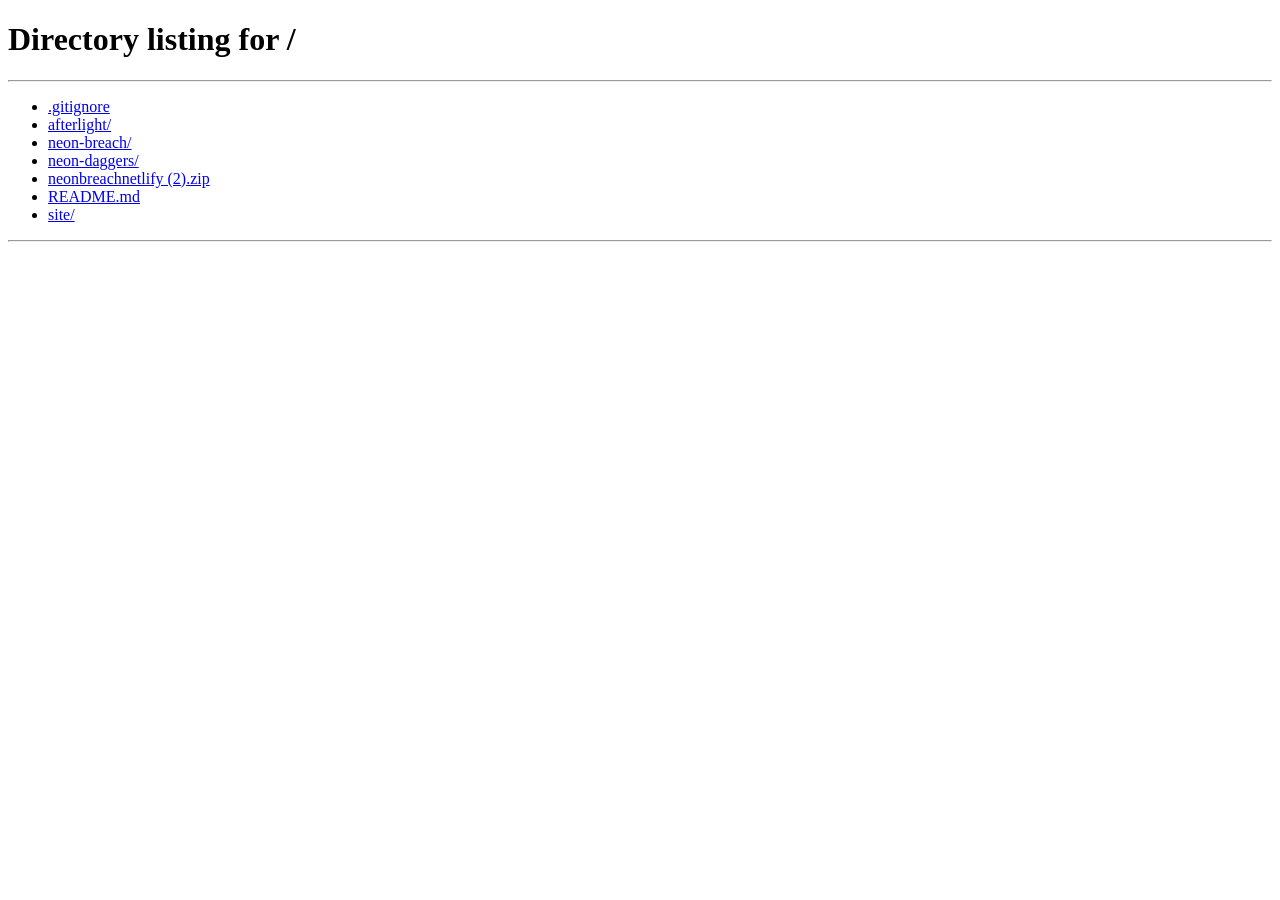
<file: site/doopliss/index.html>
<!DOCTYPE html>
<html lang="en">
<head>
  <meta charset="UTF-8" />
  <meta name="viewport" content="width=device-width, initial-scale=1.0" />
  <meta name="robots" content="noindex,follow" />
  <title>Doopliss</title>
  <meta name="description" content="Bright hooks, murder-pop gloss, and emotionally catastrophic subtext." />
  <meta property="og:type" content="website" />
  <meta property="og:title" content="Doopliss" />
  <meta property="og:description" content="Bright hooks, murder-pop gloss, and emotionally catastrophic subtext." />
  <meta property="og:url" content="https://qualiacology.com/doopliss/" />
  <meta property="og:image" content="https://qualiacology.com/assets/og/doopliss-og-v280.png" />
  <meta property="og:image:secure_url" content="https://qualiacology.com/assets/og/doopliss-og-v280.png" />
  <meta property="og:image:width" content="1200" />
  <meta property="og:image:height" content="630" />
  <meta property="og:image:alt" content="Doopliss preview image" />
  <meta name="twitter:card" content="summary_large_image" />
  <meta name="twitter:title" content="Doopliss" />
  <meta name="twitter:description" content="Bright hooks, murder-pop gloss, and emotionally catastrophic subtext." />
  <meta name="twitter:image" content="https://qualiacology.com/assets/og/twitter/doopliss-twitter-v280.png" />
  <meta name="twitter:image:alt" content="Doopliss preview image" />
  <link rel="canonical" href="https://qualiacology.com/doopliss/" />
  <link rel="icon" type="image/svg+xml" href="/assets/favicon.svg" />
  <style>
    :root { color-scheme: dark; }
    body { margin:0; min-height:100vh; display:grid; place-items:center; font-family:Inter,system-ui,-apple-system,BlinkMacSystemFont,"Segoe UI",sans-serif; background:radial-gradient(circle at 20% 10%,rgba(255,94,173,.18),transparent 30%),radial-gradient(circle at 80% 20%,rgba(105,226,255,.14),transparent 28%),linear-gradient(180deg,#07070d,#13172b); color:#f7f4ff; }
    main { width:min(760px,calc(100vw - 40px)); padding:38px; border:1px solid rgba(255,255,255,.13); border-radius:28px; background:rgba(12,15,30,.78); box-shadow:0 28px 80px rgba(0,0,0,.38); }
    p.kicker { color:#a6f0ff; text-transform:uppercase; letter-spacing:.18em; font-size:.78rem; font-weight:800; margin:0 0 10px; }
    h1 { font-size:clamp(2.4rem,7vw,4.4rem); line-height:.95; margin:.1em 0 .22em; }
    p { color:#d8d4e8; font-size:1.08rem; line-height:1.65; }
    a { color:#69e2ff; font-weight:800; }
  </style>
</head>
<body>
  <main>
    <p class="kicker">Music</p>
    <h1>Doopliss</h1>
    <p>Bright hooks, murder-pop gloss, and emotionally catastrophic subtext.</p>
    <p><a href="/#music">Continue to this section</a></p>
  </main>
  <script>location.replace("/#music");</script>
</body>
</html>
</file>
<file: afterlight/style.css>
:root {
  --bg: #05040b;
  --ink: #fff8ef;
  --muted: rgba(255, 248, 239, 0.72);
  --line: rgba(255, 255, 255, 0.14);
  --cyan: #62f7ff;
  --pink: #ff4fd8;
  --gold: #ffd36e;
  --violet: #9f74ff;
  --green: #75ffb1;
  color-scheme: dark;
}
* { box-sizing: border-box; -webkit-tap-highlight-color: transparent; }
html, body {
  margin: 0;
  width: 100%;
  height: 100%;
  overflow: hidden;
  background: radial-gradient(circle at 50% 35%, #17102c, #05040b 62%, #020106);
  color: var(--ink);
  font-family: ui-sans-serif, system-ui, -apple-system, BlinkMacSystemFont, "Segoe UI", sans-serif;
  touch-action: none;
  user-select: none;
}
#game {
  position: fixed;
  inset: 0;
  width: 100vw;
  height: 100vh;
  display: block;
  background: #06030c;
}
.home-link {
  position: fixed;
  z-index: 60;
  left: max(12px, env(safe-area-inset-left));
  top: max(10px, env(safe-area-inset-top));
  color: rgba(255,255,255,.78);
  text-decoration: none;
  letter-spacing: .08em;
  text-transform: uppercase;
  font-size: 11px;
  font-weight: 800;
  padding: 8px 10px;
  border: 1px solid rgba(255,255,255,.16);
  border-radius: 999px;
  background: rgba(4, 4, 10, .38);
  backdrop-filter: blur(14px);
}
.home-link:hover { color: white; border-color: rgba(98,247,255,.5); }
.screen {
  position: fixed;
  inset: 0;
  z-index: 50;
  display: grid;
  place-items: center;
  padding: clamp(14px, 3vw, 42px);
  background:
    radial-gradient(circle at 20% 18%, rgba(98,247,255,.22), transparent 28%),
    radial-gradient(circle at 82% 24%, rgba(255,79,216,.18), transparent 30%),
    radial-gradient(circle at 55% 92%, rgba(255,211,110,.14), transparent 34%),
    rgba(3, 2, 8, .72);
  backdrop-filter: blur(18px) saturate(140%);
}
.screen.hidden { display: none; }
.screen.slim .panel { max-width: 820px; }
.panel {
  width: min(1040px, 100%);
  border: 1px solid rgba(255,255,255,.16);
  border-radius: 32px;
  padding: clamp(22px, 4vw, 44px);
  background:
    linear-gradient(135deg, rgba(255,255,255,.11), rgba(255,255,255,.035)),
    rgba(8, 7, 19, .82);
  box-shadow: 0 35px 120px rgba(0,0,0,.72), inset 0 1px 0 rgba(255,255,255,.12);
}
.loading-panel { text-align: center; max-width: 780px; }
.sigil {
  width: 82px;
  height: 82px;
  margin: 0 auto 18px;
  border-radius: 28% 72% 44% 56%;
  border: 1px solid rgba(255,255,255,.25);
  background:
    radial-gradient(circle at 35% 35%, rgba(255,255,255,.95), transparent 16%),
    radial-gradient(circle at 68% 42%, rgba(98,247,255,.85), transparent 18%),
    radial-gradient(circle at 50% 70%, rgba(255,79,216,.75), transparent 22%),
    linear-gradient(135deg, rgba(255,211,110,.55), rgba(159,116,255,.45));
  box-shadow: 0 0 42px rgba(98,247,255,.45), 0 0 80px rgba(255,79,216,.22);
  animation: breathe 4.8s ease-in-out infinite;
}
@keyframes breathe { 0%,100%{ transform: rotate(-3deg) scale(1)} 50%{ transform: rotate(5deg) scale(1.08)} }
.kicker {
  margin: 0 0 10px;
  color: var(--cyan);
  letter-spacing: .13em;
  text-transform: uppercase;
  font-size: 12px;
  font-weight: 900;
}
h1 {
  font-size: clamp(42px, 8vw, 96px);
  line-height: .9;
  margin: 0 0 18px;
  letter-spacing: -.065em;
  text-wrap: balance;
}
h2 { margin: 0 0 8px; font-size: 18px; }
.lede {
  margin: 0;
  color: var(--muted);
  font-size: clamp(15px, 1.65vw, 20px);
  line-height: 1.55;
  text-wrap: pretty;
}
.tiny { margin: 16px 0 0; color: rgba(255,255,255,.55); font-size: 12px; line-height: 1.45; }
.bar { margin: 24px auto 0; height: 12px; width: min(520px, 100%); border-radius: 999px; overflow: hidden; border: 1px solid rgba(255,255,255,.18); background: rgba(0,0,0,.32); }
.bar > div { height: 100%; width: 12%; border-radius: inherit; background: linear-gradient(90deg, var(--cyan), var(--pink), var(--gold)); box-shadow: 0 0 28px rgba(98,247,255,.35); transition: width .3s ease; }
.title-row { display: flex; gap: 22px; align-items: flex-start; justify-content: space-between; }
.save-chip { color: var(--gold); border: 1px solid rgba(255,211,110,.35); background: rgba(255,211,110,.08); padding: 9px 12px; border-radius: 999px; font-weight: 900; font-size: 12px; letter-spacing: .08em; text-transform: uppercase; white-space: nowrap; }
.grid { display: grid; grid-template-columns: repeat(2, minmax(0, 1fr)); gap: 14px; margin: 22px 0; }
.control-card { padding: 16px; border-radius: 20px; background: rgba(255,255,255,.055); border: 1px solid rgba(255,255,255,.12); }
.control-card p { margin: 0; color: rgba(255,255,255,.72); line-height: 1.45; font-size: 14px; }
.quality-row { display: flex; align-items: center; flex-wrap: wrap; gap: 10px; margin: 16px 0 0; }
.quality-row span { color: rgba(255,255,255,.58); text-transform: uppercase; letter-spacing: .12em; font-size: 12px; font-weight: 900; margin-right: 4px; }
button {
  border: 0;
  color: var(--ink);
  font: inherit;
  font-weight: 900;
  cursor: pointer;
}
.quality-row button, .secondary, .ghost-button {
  border: 1px solid rgba(255,255,255,.16);
  background: rgba(255,255,255,.06);
  color: rgba(255,255,255,.82);
  padding: 10px 13px;
  border-radius: 999px;
  text-transform: uppercase;
  font-size: 12px;
  letter-spacing: .08em;
}
.quality-row button.selected { color: #081016; background: linear-gradient(90deg, var(--cyan), var(--gold)); border-color: transparent; }
.actions { display: flex; flex-wrap: wrap; gap: 12px; margin-top: 24px; }
.primary, .secondary {
  min-height: 48px;
  padding: 0 22px;
}
.primary {
  border-radius: 999px;
  color: #06030c;
  background: linear-gradient(90deg, var(--cyan), var(--pink) 52%, var(--gold));
  box-shadow: 0 0 32px rgba(98,247,255,.28);
}
.secondary:hover, .quality-row button:hover { border-color: rgba(98,247,255,.45); }
.hud { position: fixed; inset: 0; z-index: 20; pointer-events: none; }
.hud.hidden { display: none; }
.crosshair {
  position: absolute;
  left: 50%; top: 50%;
  width: 26px; height: 26px;
  transform: translate(-50%, -50%) scale(var(--ch-scale, 1));
  border: 1.5px solid var(--ch-color, rgba(255,255,255,.5));
  border-radius: 999px;
  box-shadow: 0 0 12px rgba(98,247,255,.28);
  transition: transform .09s ease-out, border-color .12s ease;
}
.crosshair .ch-dot {
  position: absolute; left: 50%; top: 50%; width: 3px; height: 3px;
  transform: translate(-50%, -50%);
  border-radius: 999px; background: var(--ch-color, rgba(255,255,255,.85));
  box-shadow: 0 0 6px var(--ch-color, rgba(255,255,255,.6));
}
.crosshair::before, .crosshair::after {
  content: ""; position: absolute; background: var(--ch-color, rgba(255,255,255,.72));
}
.crosshair::before { width: 2px; height: 7px; left: 11px; top: -11px; box-shadow: 0 37px 0 var(--ch-color, rgba(255,255,255,.72)); }
.crosshair::after { height: 2px; width: 7px; left: -11px; top: 11px; box-shadow: 37px 0 0 var(--ch-color, rgba(255,255,255,.72)); }
/* hit marker: four short diagonal ticks that flash on a confirmed hit */
.crosshair .ch-mark { position: absolute; inset: -8px; opacity: 0; }
.crosshair .ch-mark::before, .crosshair .ch-mark::after {
  content: ""; position: absolute; left: 50%; top: 50%; width: 10px; height: 2px;
  background: #fff; border-radius: 2px; transform-origin: center;
  box-shadow: 0 0 6px rgba(255,255,255,.9);
}
.crosshair .ch-mark::before { transform: translate(-50%,-50%) rotate(45deg); }
.crosshair .ch-mark::after { transform: translate(-50%,-50%) rotate(-45deg); }
.crosshair.hitmark .ch-mark { animation: hitmark .26s ease-out; }
.crosshair.killmark { --ch-color: #ff5672; }
@keyframes hitmark { 0% { opacity: 1; transform: scale(.6); } 100% { opacity: 0; transform: scale(1.5); } }
.top-left, .top-right { position: absolute; top: max(14px, env(safe-area-inset-top)); }
.top-left { left: max(14px, env(safe-area-inset-left)); width: min(370px, 42vw); }
.top-right { right: max(14px, env(safe-area-inset-right)); text-align: right; }
.brand { color: rgba(255,255,255,.72); letter-spacing: .16em; font-size: 11px; font-weight: 950; margin: 0 0 8px; text-shadow: 0 2px 10px rgba(0,0,0,.5); }
.meters { display: grid; gap: 7px; }
.meter { position: relative; height: 16px; border-radius: 999px; overflow: hidden; background: rgba(3, 2, 7, .52); border: 1px solid rgba(255,255,255,.16); box-shadow: inset 0 1px 0 rgba(255,255,255,.08); }
.meter > div { position: absolute; left: 0; top: 0; height: 100%; width: 100%; border-radius: inherit; }
.meter #hpFill, .meter #energyFill { transition: width .14s cubic-bezier(.2,.8,.2,1); }
.meter .ghost { transition: width .5s ease .18s; background: rgba(255,255,255,.5); }
.meter.health #hpFill { background: linear-gradient(90deg, #ff3765, #ffb66e); box-shadow: 0 0 14px rgba(255,80,110,.45); }
.meter.energy #energyFill { background: linear-gradient(90deg, var(--cyan), var(--violet)); box-shadow: 0 0 14px rgba(98,247,255,.4); }
.meter.health.low #hpFill { animation: hpPulse 1s ease-in-out infinite; }
@keyframes hpPulse { 0%,100% { filter: brightness(1); } 50% { filter: brightness(1.6); } }
.meter span { position: absolute; inset: 0; display: grid; place-items: center; font-size: 10px; color: rgba(255,255,255,.88); text-shadow: 0 1px 2px #000; font-weight: 900; }
.readout, .stats, .compass { display: inline-block; margin-top: 9px; color: rgba(255,255,255,.78); background: rgba(0,0,0,.24); border: 1px solid rgba(255,255,255,.12); border-radius: 999px; padding: 7px 10px; font-size: 12px; line-height: 1.2; backdrop-filter: blur(10px); }
.stats { border-radius: 16px; padding: 10px 12px; line-height: 1.55; }
.compass { margin-left: auto; min-width: 82px; text-align: center; color: var(--gold); }
.prompt {
  position: absolute;
  left: 50%; bottom: max(72px, env(safe-area-inset-bottom));
  transform: translateX(-50%);
  max-width: min(620px, 92vw);
  min-height: 32px;
  padding: 10px 14px;
  border: 1px solid rgba(255,255,255,.16);
  border-radius: 999px;
  background: rgba(5, 4, 12, .58);
  color: white;
  text-align: center;
  backdrop-filter: blur(14px);
  opacity: 0;
  transition: opacity .15s ease, transform .15s ease;
}
.prompt.active { opacity: 1; transform: translateX(-50%) translateY(-4px); }
.toast {
  position: absolute;
  left: 50%; top: 13%;
  transform: translateX(-50%) translateY(-10px);
  opacity: 0;
  width: min(720px, 92vw);
  padding: 14px 18px;
  border-radius: 22px;
  text-align: center;
  color: white;
  background: rgba(5,4,14,.62);
  border: 1px solid rgba(255,255,255,.17);
  backdrop-filter: blur(18px);
  box-shadow: 0 20px 80px rgba(0,0,0,.44);
  transition: opacity .25s ease, transform .25s ease;
}
.toast.active { opacity: 1; transform: translateX(-50%) translateY(0); }
.realization-log {
  position: absolute;
  left: 50%; bottom: max(118px, calc(env(safe-area-inset-bottom) + 96px));
  transform: translateX(-50%);
  width: min(820px, 92vw);
  color: rgba(255,255,255,.88);
  text-align: center;
  font-size: clamp(16px, 2.4vw, 28px);
  line-height: 1.18;
  font-weight: 850;
  letter-spacing: -.03em;
  text-shadow: 0 4px 28px rgba(0,0,0,.72), 0 0 20px rgba(98,247,255,.24);
  opacity: 0;
  transition: opacity .45s ease, transform .45s ease;
}
.realization-log.active { opacity: 1; transform: translateX(-50%) translateY(-8px); }
.damage-vignette { position:absolute; inset:0; pointer-events:none; opacity:0; transition:opacity .14s ease; background: radial-gradient(circle at 50% 50%, transparent 42%, rgba(255,34,70,.42)); }
.damage-vignette.active { opacity:1; }
/* low-HP heartbeat: lives behind the damage flash, pulses red when near death */
.lowhp-vignette { position:absolute; inset:0; pointer-events:none; opacity:0; background: radial-gradient(circle at 50% 50%, transparent 38%, rgba(255,24,60,.5)); transition: opacity .3s ease; }
.lowhp-vignette.active { animation: heartbeat 1.05s ease-in-out infinite; }
@keyframes heartbeat { 0%,100% { opacity:.18; } 50% { opacity:.6; } }
/* permanent cinematic framing */
.frame-vignette { position:absolute; inset:0; pointer-events:none; box-shadow: inset 0 0 180px 24px rgba(0,0,0,.5); }
/* directional incoming-damage arc */
.dir-dmg { position:absolute; left:50%; top:50%; width:0; height:0; pointer-events:none; }
.dir-dmg .arc {
  position:absolute; left:-160px; top:-160px; width:320px; height:320px; border-radius:999px;
  border: 5px solid transparent; border-top-color: rgba(255,60,90,.95);
  filter: drop-shadow(0 0 8px rgba(255,60,90,.7));
  opacity:0; transition: opacity .1s ease;
}
.dir-dmg .arc.show { opacity:1; }
/* floating damage numbers */
.dmg-layer { position:absolute; inset:0; pointer-events:none; overflow:hidden; }
.dmg-num {
  position:absolute; left:0; top:0; will-change: transform, opacity;
  font-weight:950; font-size:20px; letter-spacing:-.02em;
  color:#fff; text-shadow:0 2px 6px rgba(0,0,0,.85), 0 0 10px rgba(0,0,0,.6);
  transform: translate(-50%,-50%); white-space:nowrap;
}
.dmg-num.crit { font-size:30px; color:#ffe27a; text-shadow:0 2px 8px rgba(0,0,0,.9), 0 0 14px rgba(255,180,60,.8); }
.dmg-num.heal { color:#75ffb1; }
.dmg-num.player { color:#ff5672; font-size:26px; }
.dmg-num.dest { color:#9afcff; }
/* combo flash */
.combo-flash {
  position:absolute; left:50%; top:24%; transform:translate(-50%,-50%) scale(.6);
  font-weight:950; font-size:clamp(34px,6vw,68px); letter-spacing:-.05em;
  color:#fff; text-shadow:0 4px 24px rgba(0,0,0,.7), 0 0 24px rgba(255,79,216,.6);
  opacity:0; pointer-events:none;
  background: linear-gradient(90deg, var(--cyan), var(--pink), var(--gold));
  -webkit-background-clip:text; background-clip:text; -webkit-text-fill-color:transparent;
}
.combo-flash.pop { animation: comboPop .5s ease-out; }
@keyframes comboPop { 0%{opacity:0;transform:translate(-50%,-50%) scale(.5) rotate(-4deg);} 30%{opacity:1;transform:translate(-50%,-50%) scale(1.12) rotate(2deg);} 100%{opacity:0;transform:translate(-50%,-50%) scale(1) rotate(0);} }
.upgrade-cards { display: grid; grid-template-columns: repeat(3, minmax(0, 1fr)); gap: 14px; margin-top: 22px; }
.upgrade-card {
  text-align: left;
  min-height: 232px;
  padding: 18px;
  border-radius: 24px;
  border: 1px solid rgba(255,255,255,.16);
  background:
    radial-gradient(circle at 20% 10%, rgba(98,247,255,.18), transparent 34%),
    radial-gradient(circle at 90% 80%, rgba(255,79,216,.16), transparent 38%),
    rgba(255,255,255,.055);
  color: var(--ink);
  display: flex;
  flex-direction: column;
  gap: 10px;
}
.upgrade-card:hover, .upgrade-card:focus { outline: none; border-color: rgba(255,211,110,.55); transform: translateY(-2px); }
.upgrade-card h2 { font-size: 22px; line-height: 1.02; margin: 0; letter-spacing: -.035em; }
.upgrade-card p { margin: 0; color: rgba(255,255,255,.72); line-height: 1.4; font-size: 14px; }
.upgrade-card .effect { color: var(--cyan); font-weight: 900; margin-top: auto; }
.touch { position: fixed; inset: 0; z-index: 30; pointer-events: none; }
.touch.hidden { display: none; }
/* full-height touch zones: left half drives the floating move stick, right half looks + taps to fire */
.ctrl-zone { position: absolute; top: 0; bottom: 0; pointer-events: auto; touch-action: none; }
.move-zone { left: 0; width: 46%; }
.look-zone { right: 0; width: 54%; }
.stick-base {
  position: absolute;
  left: 0; top: 0;
  width: 132px; height: 132px;
  margin: -66px 0 0 -66px;
  border-radius: 999px;
  background: radial-gradient(circle at 50% 50%, rgba(98,247,255,.07), rgba(255,255,255,.04) 70%);
  border: 1.5px solid rgba(255,255,255,.22);
  pointer-events: none;
  touch-action: none;
  backdrop-filter: blur(8px);
  box-shadow: 0 8px 30px rgba(0,0,0,.35), inset 0 0 30px rgba(98,247,255,.08);
  opacity: .92;
}
.stick-base.hidden { display: none; }
.stick-ring {
  position: absolute; inset: 14px; border-radius: 999px;
  border: 1px dashed rgba(255,255,255,.18);
}
.stick-knob {
  position: absolute;
  left: 50%; top: 50%;
  width: 58px; height: 58px;
  margin: -29px 0 0 -29px;
  border-radius: 999px;
  background: linear-gradient(135deg, rgba(98,247,255,.92), rgba(255,79,216,.8));
  box-shadow: 0 0 26px rgba(98,247,255,.42), inset 0 2px 6px rgba(255,255,255,.4);
}
.autofire-chip {
  position: absolute;
  right: max(14px, env(safe-area-inset-right)); top: max(14px, env(safe-area-inset-top));
  pointer-events: auto;
  padding: 8px 13px; border-radius: 999px;
  background: rgba(5,12,18,.5); border: 1px solid rgba(98,247,255,.4);
  color: rgba(255,255,255,.82); font-size: 11px; font-weight: 900; letter-spacing: .1em;
  backdrop-filter: blur(10px);
}
.autofire-chip b { color: var(--cyan); }
.autofire-chip.off { border-color: rgba(255,255,255,.18); }
.autofire-chip.off b { color: rgba(255,255,255,.5); }
/* action cluster: an ergonomic arc anchored to the bottom-right thumb pivot */
.touch-cluster {
  position: absolute;
  right: max(14px, env(safe-area-inset-right));
  bottom: max(18px, env(safe-area-inset-bottom));
  width: 260px; height: 268px;
  pointer-events: none;
}
.touch-btn {
  position: absolute;
  width: 66px; height: 66px;
  border-radius: 999px;
  pointer-events: auto;
  display: grid; place-items: center; gap: 0; line-height: 1;
  background: rgba(10,12,22,.42);
  border: 1.5px solid rgba(255,255,255,.22);
  color: #fff;
  backdrop-filter: blur(10px);
  box-shadow: 0 6px 18px rgba(0,0,0,.4);
  transition: transform .07s ease, background .1s ease, box-shadow .1s ease;
}
.touch-btn .ic { font-size: 24px; line-height: 1; }
.touch-btn label { font-size: 9px; letter-spacing: .1em; text-transform: uppercase; opacity: .82; margin-top: 1px; pointer-events: none; }
.touch-btn.pressed { transform: scale(.9); background: rgba(255,255,255,.2); box-shadow: 0 0 22px rgba(98,247,255,.5); }
.touch-btn.disabled { opacity: .4; }
/* arc placement, measured from the cluster's bottom-right corner */
.act-shoot { right: 0; bottom: 0; width: 92px; height: 92px; border-color: rgba(98,247,255,.7); box-shadow: 0 0 26px rgba(98,247,255,.34), 0 6px 18px rgba(0,0,0,.42); }
.act-shoot .ic { font-size: 34px; color: var(--cyan); }
.act-jump  { right: 106px; bottom: 8px; width: 72px; height: 72px; border-color: rgba(98,247,255,.52); }
.act-jump .ic { font-size: 26px; }
.act-dash  { right: 116px; bottom: 90px; border-color: rgba(159,116,255,.55); }
.act-slash { right: 22px; bottom: 112px; border-color: rgba(255,211,110,.55); }
.act-surge { right: 112px; bottom: 170px; width: 60px; height: 60px; border-color: rgba(255,79,216,.55); }
.act-surge .ic { color: var(--pink); }
.act-dash .ic { color: var(--violet); }
.act-slash .ic { color: var(--gold); }
.act-jump .ic { color: var(--cyan); }
/* contextual interact button — only shown when near something */
.touch-interact {
  position: absolute;
  left: 50%; bottom: max(26px, env(safe-area-inset-bottom));
  transform: translateX(-50%);
  pointer-events: auto;
  display: flex; align-items: center; gap: 8px;
  padding: 12px 20px; border-radius: 999px;
  background: rgba(255,211,110,.16); border: 1.5px solid rgba(255,211,110,.6);
  color: #fff; font-weight: 900; letter-spacing: .06em; text-transform: uppercase; font-size: 13px;
  backdrop-filter: blur(10px); box-shadow: 0 0 26px rgba(255,211,110,.3);
  animation: interactPulse 1.6s ease-in-out infinite;
}
.touch-interact .ic { font-size: 18px; color: var(--gold); }
.touch-interact.hidden { display: none; }
@keyframes interactPulse { 0%,100% { box-shadow: 0 0 18px rgba(255,211,110,.25); } 50% { box-shadow: 0 0 30px rgba(255,211,110,.5); } }
@media (max-width: 780px) {
  .home-link { font-size: 10px; padding: 7px 9px; }
  .panel { border-radius: 24px; padding: 20px; }
  .title-row { display:block; }
  .save-chip { display:inline-block; margin: 0 0 12px; }
  .grid { grid-template-columns: 1fr; }
  .upgrade-cards { grid-template-columns: 1fr; }
  .top-left { width: min(360px, 62vw); }
  .stats { display: none; }
  .compass { display: none; }
  .prompt { bottom: 188px; }
}
@media (max-height: 540px) and (orientation: landscape) {
  .panel { max-height: 92vh; overflow: auto; padding: 18px; }
  h1 { font-size: clamp(34px, 7vw, 58px); }
  .lede { font-size: 14px; }
  .grid { grid-template-columns: repeat(2, minmax(0, 1fr)); margin: 12px 0; }
  .control-card { padding: 11px; }
  .actions { margin-top: 12px; }
  .tiny { margin-top: 10px; }
}
</file>
<file: neon-breach/styles.css>
:root {
  --cyan: #7df9ff;
  --green: #3affc0;
  --pink: #ff3a6b;
  --amber: #ffc24a;
  --ink: #05060c;
  --font: "Segoe UI", system-ui, -apple-system, Roboto, sans-serif;
  --mono: "SF Mono", "JetBrains Mono", "Consolas", ui-monospace, monospace;
}

* { margin: 0; padding: 0; box-sizing: border-box; }
html, body { width: 100%; height: 100%; overflow: hidden; background: var(--ink); }
body { font-family: var(--font); color: #fff; user-select: none; -webkit-user-select: none; }

#game { position: fixed; inset: 0; width: 100%; height: 100%; display: block; cursor: none; }

#hud {
  position: fixed; inset: 0; pointer-events: none; overflow: hidden;
  text-shadow: 0 2px 8px rgba(0, 0, 0, 0.6);
}

/* ---------- static + dynamic vignettes ---------- */
#vignette {
  position: absolute; inset: 0;
  box-shadow: inset 0 0 220px rgba(0, 0, 0, 0.7), inset 0 0 60px rgba(0, 0, 0, 0.35);
  background: radial-gradient(ellipse at center, transparent 55%, rgba(0, 0, 0, 0.35) 100%);
}
#dmg-vignette {
  position: absolute; inset: 0; opacity: 0;
  background: radial-gradient(ellipse at center, transparent 35%, rgba(255, 20, 40, 0.55) 100%);
  transition: opacity 0.08s linear;
}
/* time-warp (kill slow-mo) cue: a cool blue vignette + faint scanlines */
#timewarp {
  position: absolute; inset: 0; opacity: 0; mix-blend-mode: screen;
  background:
    repeating-linear-gradient(0deg, rgba(125, 200, 255, 0.05) 0 2px, transparent 2px 4px),
    radial-gradient(ellipse at center, transparent 30%, rgba(70, 150, 255, 0.5) 100%);
}

/* ---------- crosshair ---------- */
#crosshair { position: absolute; left: 50%; top: 50%; width: 0; height: 0; }
#crosshair .ch-dot {
  position: absolute; left: 50%; top: 50%; width: 3px; height: 3px; border-radius: 50%;
  background: var(--cyan); transform: translate(-50%, -50%);
  box-shadow: 0 0 6px var(--cyan);
}
#crosshair .ch.line {
  position: absolute; left: 50%; top: 50%; background: #eaffff;
  box-shadow: 0 0 5px rgba(125, 249, 255, 0.9); border-radius: 2px;
}
#crosshair .top, #crosshair .bottom { width: 2px; height: 8px; }
#crosshair .left, #crosshair .right { width: 8px; height: 2px; }

#crosshair .ch-hit {
  position: absolute; left: 50%; top: 50%; width: 22px; height: 22px;
  transform: translate(-50%, -50%) scale(0.6); opacity: 0;
}
#crosshair .ch-hit::before, #crosshair .ch-hit::after {
  content: ""; position: absolute; left: 50%; top: 50%; width: 12px; height: 3px;
  background: #fff; border-radius: 2px; box-shadow: 0 0 6px #fff;
}
#crosshair .ch-hit::before { transform: translate(-50%, -50%) rotate(45deg); }
#crosshair .ch-hit::after { transform: translate(-50%, -50%) rotate(-45deg); }
#crosshair .ch-hit.show { animation: hitpop 0.32s ease-out forwards; }
#crosshair .ch-hit.head::before, #crosshair .ch-hit.head::after { background: var(--amber); box-shadow: 0 0 8px var(--amber); }
#crosshair .ch-hit.kill { width: 30px; height: 30px; }
#crosshair .ch-hit.kill::before, #crosshair .ch-hit.kill::after { background: var(--pink); box-shadow: 0 0 10px var(--pink); width: 16px; height: 4px; }
@keyframes hitpop {
  0% { opacity: 1; transform: translate(-50%, -50%) scale(1.3); }
  100% { opacity: 0; transform: translate(-50%, -50%) scale(0.7); }
}

/* ---------- hit flash (sharp punch when you take damage) ---------- */
#hit-flash {
  position: absolute; inset: 0; opacity: 0; pointer-events: none;
  background:
    radial-gradient(ellipse at center, rgba(255, 30, 50, 0.25) 0%, rgba(255, 0, 30, 0.6) 70%, rgba(180, 0, 20, 0.85) 100%);
}

/* ---------- directional damage indicators ---------- */
#hit-dir-layer { position: absolute; left: 50%; top: 50%; width: 0; height: 0; }
.hit-dir {
  position: absolute; left: 0; top: 0; width: 0; height: 0;
  border-left: 34px solid transparent; border-right: 34px solid transparent;
  border-bottom: 44px solid rgba(255, 45, 70, 0.92);
  filter: drop-shadow(0 0 14px rgba(255, 40, 60, 0.95));
}

/* ---------- popups (floating numbers) ---------- */
#popup-layer { position: absolute; inset: 0; }
.popup {
  position: absolute; left: 0; top: 0; font-family: var(--mono); font-weight: 800;
  font-size: 22px; will-change: transform, opacity; white-space: nowrap;
}
.popup.dmg { color: #ffffff; font-size: 20px; }
.popup.dmg.head { color: var(--amber); font-size: 30px; text-shadow: 0 0 10px rgba(255, 194, 74, 0.8); }
.popup.score { color: var(--green); font-size: 24px; text-shadow: 0 0 10px rgba(58, 255, 192, 0.7); }

/* ---------- bottom HUD ---------- */
#hud-bottom-left { position: absolute; left: 32px; bottom: 28px; }
#health-wrap { display: flex; align-items: center; gap: 12px; }
#health-icon { color: var(--green); font-size: 26px; filter: drop-shadow(0 0 6px var(--green)); }
#health-bar {
  width: 240px; height: 16px; background: rgba(10, 16, 24, 0.7);
  border: 1px solid rgba(125, 249, 255, 0.35); border-radius: 3px; overflow: hidden;
  box-shadow: 0 0 16px rgba(0, 0, 0, 0.5);
}
#health-fill { height: 100%; width: 100%; background: linear-gradient(90deg, var(--green), var(--cyan)); transition: width 0.18s ease-out; }
#health-num { font-family: var(--mono); font-size: 30px; font-weight: 800; min-width: 56px; }
#health-wrap.pulse #health-icon { animation: hurt 0.3s ease-out; }
@keyframes hurt { 0% { transform: scale(1.6); color: #fff; } 100% { transform: scale(1); } }
#health-wrap.hit { animation: hitshake 0.32s ease-out; }
#health-wrap.hit #health-bar { animation: hitbar 0.32s ease-out; }
@keyframes hitshake { 0% { transform: translateX(-5px); } 25% { transform: translateX(5px); } 50% { transform: translateX(-3px); } 100% { transform: translateX(0); } }
@keyframes hitbar { 0% { border-color: #fff; box-shadow: 0 0 22px rgba(255, 40, 60, 0.9); } 100% { border-color: rgba(125, 249, 255, 0.35); } }

#hud-bottom-right { position: absolute; right: 32px; bottom: 28px; text-align: right; }
#weapon-name { font-size: 15px; letter-spacing: 3px; color: var(--cyan); opacity: 0.85; margin-bottom: 2px; }
#ammo { font-family: var(--mono); font-weight: 800; line-height: 1; }
#ammo-mag { font-size: 52px; }
#ammo-mag.empty { color: var(--pink); }
#ammo-sep { font-size: 30px; opacity: 0.5; margin: 0 4px; }
#ammo-reserve { font-size: 30px; opacity: 0.7; }
#reload-bar {
  margin-top: 6px; margin-left: auto; width: 150px; height: 5px; border-radius: 3px;
  background: rgba(255, 255, 255, 0.15); overflow: hidden; opacity: 0; transition: opacity 0.15s;
}
#reload-bar.show { opacity: 1; }
#reload-fill { height: 100%; width: 0%; background: var(--amber); box-shadow: 0 0 8px var(--amber); }

/* ---------- top stats ---------- */
#hud-top { position: absolute; top: 22px; left: 50%; transform: translateX(-50%); display: flex; gap: 46px; }
.stat { text-align: center; }
.stat-label { font-size: 11px; letter-spacing: 3px; opacity: 0.55; }
.stat-val { font-family: var(--mono); font-size: 28px; font-weight: 800; }
#score { color: var(--green); }
#enemies { color: var(--pink); }

/* ---------- combo + banner + low-ammo ---------- */
#combo {
  position: absolute; top: 33%; left: 50%; transform: translateX(-50%) scale(0.5);
  font-family: var(--mono); font-weight: 900; font-size: 40px; color: var(--amber);
  opacity: 0; text-shadow: 0 0 16px rgba(255, 194, 74, 0.9);
}
#combo.show { animation: combopop 0.9s ease-out; }
@keyframes combopop {
  0% { opacity: 0; transform: translateX(-50%) scale(0.4) rotate(-8deg); }
  20% { opacity: 1; transform: translateX(-50%) scale(1.25) rotate(3deg); }
  100% { opacity: 0; transform: translateX(-50%) scale(1) rotate(0); }
}

#banner {
  position: absolute; top: 24%; left: 50%; transform: translateX(-50%); text-align: center; opacity: 0;
}
#banner-main { font-size: 54px; font-weight: 900; letter-spacing: 6px; text-shadow: 0 0 24px currentColor; }
#banner-sub { font-size: 18px; letter-spacing: 4px; opacity: 0.8; margin-top: 4px; }
#banner.show { animation: banner 2.6s ease-out forwards; }
@keyframes banner {
  0% { opacity: 0; transform: translateX(-50%) scale(1.3); letter-spacing: 14px; }
  12% { opacity: 1; transform: translateX(-50%) scale(1); }
  80% { opacity: 1; }
  100% { opacity: 0; transform: translateX(-50%) scale(0.96); }
}

#grind-ind {
  position: absolute; left: 50%; top: 62%; transform: translateX(-50%) scale(0.9);
  font-weight: 900; letter-spacing: 4px; font-size: 20px; color: var(--cyan);
  text-shadow: 0 0 16px rgba(125, 249, 255, 0.9); opacity: 0; transition: opacity 0.1s, transform 0.1s;
}
#grind-ind.show { opacity: 1; transform: translateX(-50%) scale(1); }
#grind-ind b { font-family: var(--mono); color: #fff; }

#low-ammo {
  position: absolute; left: 50%; top: 58%; transform: translateX(-50%);
  font-weight: 800; letter-spacing: 4px; color: var(--pink); opacity: 0;
  text-shadow: 0 0 12px var(--pink);
}
#low-ammo.show { opacity: 1; animation: blink 0.7s steps(2, start) infinite; }
@keyframes blink { 50% { opacity: 0.25; } }

/* ---------- overlay / menus ---------- */
#overlay {
  position: absolute; inset: 0; display: grid; place-items: center; pointer-events: none;
  background: radial-gradient(ellipse at center, rgba(10, 14, 26, 0.72), rgba(3, 4, 10, 0.92));
  backdrop-filter: blur(3px); opacity: 0; transition: opacity 0.3s ease; visibility: hidden;
}
#overlay.show { opacity: 1; visibility: visible; pointer-events: auto; }
#overlay-card {
  text-align: center; padding: 48px 56px; max-width: 640px;
  background: linear-gradient(180deg, rgba(18, 24, 42, 0.7), rgba(8, 10, 20, 0.7));
  border: 1px solid rgba(125, 249, 255, 0.25); border-radius: 16px;
  box-shadow: 0 0 60px rgba(0, 0, 0, 0.6), inset 0 0 40px rgba(60, 120, 255, 0.06);
}
#overlay-card.dead { border-color: rgba(255, 58, 107, 0.4); }
#game-title { font-size: 66px; font-weight: 900; letter-spacing: 8px; line-height: 1; }
#game-title span { color: var(--cyan); text-shadow: 0 0 28px rgba(125, 249, 255, 0.7); }
#overlay-card.dead #game-title { color: var(--pink); text-shadow: 0 0 28px rgba(255, 58, 107, 0.6); }
#game-tag { margin-top: 10px; opacity: 0.6; letter-spacing: 3px; font-size: 14px; }

#play-btn {
  margin-top: 28px; pointer-events: auto; cursor: pointer;
  font-family: var(--font); font-weight: 800; letter-spacing: 3px; font-size: 20px; color: var(--ink);
  background: linear-gradient(90deg, var(--green), var(--cyan)); border: none; border-radius: 8px;
  padding: 16px 40px; box-shadow: 0 0 28px rgba(125, 249, 255, 0.4); transition: transform 0.12s, box-shadow 0.12s;
}
#play-btn:hover { transform: translateY(-2px) scale(1.03); box-shadow: 0 0 40px rgba(125, 249, 255, 0.7); }
#play-btn:active { transform: scale(0.98); }

#controls {
  margin-top: 30px; display: grid; grid-template-columns: 1fr 1fr; gap: 8px 28px;
  font-size: 13px; opacity: 0.7; text-align: left;
}
#controls b { color: var(--cyan); font-family: var(--mono); }

.result { display: grid; grid-template-columns: 1fr 1fr; gap: 18px 40px; margin: 28px 0 8px; }
.result > div { display: flex; flex-direction: column; }
.result span { font-family: var(--mono); font-size: 40px; font-weight: 900; color: var(--cyan); }
.result > div { font-size: 12px; letter-spacing: 3px; opacity: 0.6; }
.result > div span { letter-spacing: 0; }

/* best score + new-best */
#best-line { margin-top: 12px; font-family: var(--mono); font-size: 14px; letter-spacing: 2px; color: var(--amber); opacity: 0.85; }
.newbest { font-weight: 900; letter-spacing: 4px; color: var(--amber); font-size: 22px; text-shadow: 0 0 18px rgba(255, 194, 74, 0.8); animation: combopop 0.9s ease-out; }
.prevbest { font-family: var(--mono); font-size: 13px; letter-spacing: 2px; opacity: 0.5; }

/* ---------- touch controls (mobile) ---------- */
#touch-controls { display: none; }
#hud.touch-mode #touch-controls { display: block; }
#move-stick {
  position: absolute; left: 0; top: 0; width: 130px; height: 130px; margin: -65px 0 0 -65px;
  border-radius: 50%; border: 2px solid rgba(125, 249, 255, 0.35);
  background: radial-gradient(circle, rgba(125, 249, 255, 0.08), transparent 70%);
  opacity: 0; pointer-events: none; transition: opacity 0.1s;
}
#move-knob {
  position: absolute; left: 50%; top: 50%; width: 56px; height: 56px; margin: -28px 0 0 -28px;
  border-radius: 50%; background: rgba(125, 249, 255, 0.3); border: 2px solid rgba(125, 249, 255, 0.7);
  box-shadow: 0 0 16px rgba(125, 249, 255, 0.5);
}
.tbtn {
  position: absolute; pointer-events: auto; -webkit-tap-highlight-color: transparent; touch-action: none;
  font-family: var(--font); font-weight: 800; letter-spacing: 1px; color: #eafcff;
  background: rgba(10, 16, 24, 0.4); border: 2px solid rgba(125, 249, 255, 0.45);
  border-radius: 50%; backdrop-filter: blur(2px); user-select: none;
}
.tbtn.active { background: rgba(125, 249, 255, 0.3); transform: scale(0.94); }
#touch-fire { right: 30px; bottom: 34px; width: 96px; height: 96px; font-size: 16px; border-color: rgba(255, 58, 107, 0.6); }
#touch-fire.active { background: rgba(255, 58, 107, 0.35); }
#touch-jump { right: 140px; bottom: 40px; width: 72px; height: 72px; font-size: 13px; }
#touch-reload { right: 46px; bottom: 142px; width: 66px; height: 66px; font-size: 13px; }
#touch-pause { right: 18px; top: 16px; width: 48px; height: 48px; font-size: 14px; }

/* keep the ammo readout clear of the fire/jump/reload buttons on mobile */
#hud.touch-mode #hud-bottom-right { bottom: 224px; right: 22px; }
#hud.touch-mode #ammo-mag { font-size: 40px; }
#hud.touch-mode #ammo-sep, #hud.touch-mode #ammo-reserve { font-size: 22px; }
#hud.touch-mode #hud-bottom-left { bottom: 20px; left: 20px; }
#hud.touch-mode #health-bar { width: 150px; }
</file>
<file: neon-daggers/assets/index-Bl2WD5Gy.css>
:root{--pink: #ff2d95;--hot: #ff1e6f;--cyan: #18f0ff;--purple: #b026ff;--violet: #7a2bff;--amber: #ffcf3a;--bg0: #0a0014;--bg1: #1a0033;--ink: #ffe9fb;--glow-pink: 0 0 6px #ff2d95, 0 0 18px #ff2d95, 0 0 44px rgba(255,45,149,.65);--glow-cyan: 0 0 6px #18f0ff, 0 0 18px #18f0ff, 0 0 40px rgba(24,240,255,.6)}*{box-sizing:border-box;margin:0;padding:0}html,body{width:100%;height:100%;overflow:hidden;background:#000}body{font-family:Share Tech Mono,ui-monospace,Courier New,monospace;color:var(--ink);cursor:default;-webkit-font-smoothing:antialiased;user-select:none;touch-action:none}#app{position:fixed;inset:0}canvas#scene{position:absolute;inset:0;width:100%;height:100%;display:block}.hidden{display:none!important}.game-title,.death-title,.pause-title{font-family:Orbitron,Arial Black,sans-serif;font-weight:900;letter-spacing:.04em;line-height:.92}.screen{position:absolute;inset:0;z-index:30;display:flex;align-items:center;justify-content:center;text-align:center;background:radial-gradient(120% 90% at 50% 18%,rgba(122,43,255,.16),transparent 55%),radial-gradient(120% 120% at 50% 120%,rgba(255,45,149,.28),transparent 60%),linear-gradient(180deg,#0800149e,#0800144d 45%,#080014b8);backdrop-filter:blur(2px);animation:screenIn .35s ease-out both}@keyframes screenIn{0%{opacity:0}to{opacity:1}}.title-wrap{position:relative;padding:24px;transform:translateY(-2%)}.kicker{font-size:14px;letter-spacing:.42em;color:var(--cyan);text-shadow:var(--glow-cyan);margin-bottom:18px;opacity:.92}.game-title{font-size:clamp(52px,11vw,132px);margin:0}.game-title .t1{display:block;color:#fff;text-shadow:0 0 6px #fff,0 0 22px var(--cyan),0 0 54px var(--cyan);transform:skew(-6deg)}.game-title .t2{display:block;color:var(--pink);text-shadow:0 0 6px var(--pink),0 0 26px var(--pink),0 0 70px var(--hot);transform:skew(-6deg);margin-top:-.06em}.subtitle{margin-top:14px;font-size:16px;letter-spacing:.34em;color:var(--amber);text-shadow:0 0 10px rgba(255,207,58,.8);text-transform:uppercase}.best-line{margin-top:22px;font-size:15px;letter-spacing:.28em;color:var(--ink);opacity:.85}.best-line span{color:var(--cyan);text-shadow:var(--glow-cyan)}.neon-btn{margin-top:30px;font-family:Orbitron,sans-serif;font-weight:700;font-size:20px;letter-spacing:.18em;color:#fff;background:linear-gradient(180deg,#ff2d9529,#7a2bff1a);border:2px solid var(--pink);padding:16px 40px;border-radius:6px;cursor:pointer;text-shadow:0 0 8px #fff;box-shadow:var(--glow-pink),inset 0 0 18px #ff2d9540;transition:transform .12s ease,box-shadow .2s ease,background .2s ease;animation:btnPulse 1.6s ease-in-out infinite}.neon-btn:hover{transform:translateY(-2px) scale(1.03);background:linear-gradient(180deg,#ff2d9557,#7a2bff33);box-shadow:0 0 12px var(--pink),0 0 40px var(--pink),0 0 90px #ff2d95b3,inset 0 0 26px #ff2d9566}.neon-btn:active{transform:translateY(0) scale(.99)}@keyframes btnPulse{0%,to{box-shadow:var(--glow-pink),inset 0 0 18px #ff2d9540}50%{box-shadow:0 0 10px var(--pink),0 0 30px var(--pink),0 0 64px #ff2d9580,inset 0 0 22px #ff2d9559}}.controls{margin-top:30px}.ctrl-grid{display:inline-grid;grid-template-columns:auto auto;gap:7px 16px;text-align:left;font-size:13px;letter-spacing:.06em}.ctrl-grid .key{color:var(--cyan);text-shadow:0 0 8px rgba(24,240,255,.7);border:1px solid rgba(24,240,255,.5);border-radius:4px;padding:1px 8px;text-align:center;background:#18f0ff0f}.ctrl-grid .desc{color:var(--ink);opacity:.8;align-self:center}.hint{margin-top:20px;font-size:13px;letter-spacing:.05em;opacity:.78}.hint .hot{color:var(--hot);text-shadow:var(--glow-pink)}.audio-note{margin-top:22px;font-size:12px;letter-spacing:.2em;color:var(--violet);opacity:.8}.death-wrap{padding:24px;animation:deathIn .5s cubic-bezier(.2,.9,.2,1) both}@keyframes deathIn{0%{opacity:0;transform:translateY(16px) scale(.98)}to{opacity:1;transform:none}}.death-kicker{font-size:13px;letter-spacing:.5em;color:var(--cyan);text-shadow:var(--glow-cyan)}.death-title{font-size:clamp(48px,10vw,110px);color:var(--hot);margin-top:6px;text-shadow:0 0 8px var(--hot),0 0 30px var(--hot),0 0 80px rgba(255,30,111,.7);transform:skew(-6deg);animation:glitch 2.4s steps(1) infinite}@keyframes glitch{0%,92%,to{filter:none}93%{filter:none;transform:skew(-6deg) translate(-3px)}94%{transform:skew(-6deg) translate(4px)}95%{transform:skew(-6deg) translate(-2px)}}.death-time{margin-top:18px;font-size:clamp(34px,7vw,64px);color:var(--cyan);text-shadow:var(--glow-cyan);letter-spacing:.04em}.death-verdict{margin-top:6px;font-size:18px;letter-spacing:.3em;text-transform:uppercase;color:var(--amber);text-shadow:0 0 12px rgba(255,207,58,.7)}.death-score-line{margin-top:14px;font-family:Orbitron,sans-serif;font-weight:700;font-size:22px;letter-spacing:.18em;color:var(--ink)}.death-score-line span{color:var(--cyan);text-shadow:var(--glow-cyan);font-size:30px}.death-stats{margin-top:22px;display:flex;gap:30px;justify-content:center;flex-wrap:wrap}.dstat{display:flex;flex-direction:column;align-items:center;gap:4px}.dstat span{font-size:30px;color:#fff;text-shadow:0 0 10px var(--purple)}.dstat label{font-size:11px;letter-spacing:.24em;opacity:.62;text-transform:uppercase}.death-best{margin-top:18px;min-height:18px;font-size:14px;letter-spacing:.22em;color:var(--amber)}.death-best.new{animation:newbest .8s ease-in-out infinite alternate}@keyframes newbest{0%{text-shadow:0 0 6px var(--amber)}to{text-shadow:0 0 16px var(--amber),0 0 36px var(--amber)}}.death-hint{margin-top:18px;font-size:12px;letter-spacing:.14em;opacity:.62}.death-hint .key,.pause-wrap .key{color:var(--cyan);border:1px solid rgba(24,240,255,.5);border-radius:3px;padding:0 6px}.pause-wrap{padding:24px}.pause-title{font-size:clamp(40px,8vw,86px);color:var(--cyan);text-shadow:var(--glow-cyan);transform:skew(-6deg)}#boot{background:#05000c}.boot-text{font-size:18px;letter-spacing:.4em;color:var(--cyan);text-shadow:var(--glow-cyan)}.boot-dots:after{content:"";animation:dots 1.1s steps(4,end) infinite}@keyframes dots{0%{content:""}25%{content:"."}50%{content:".."}75%{content:"..."}to{content:""}}#hud{position:absolute;inset:0;z-index:20;pointer-events:none}#vignette{position:absolute;inset:0;box-shadow:inset 0 0 220px 30px #0a0018e6,inset 0 0 60px #7a2bff2e;mix-blend-mode:multiply}#damage-flash{position:absolute;inset:0;background:radial-gradient(120% 120% at 50% 50%,transparent 40%,rgba(255,20,80,0) 100%);opacity:0;transition:opacity .08s ease}#damage-flash.hit{opacity:1;background:radial-gradient(130% 130% at 50% 50%,transparent 30%,rgba(255,20,70,.85) 100%)}#damage-flash.bomb{opacity:1;background:radial-gradient(140% 140% at 50% 50%,rgba(180,255,255,.95) 0%,rgba(24,240,255,.6) 40%,transparent 75%);transition:opacity .05s ease}#lowhp{position:absolute;inset:0;opacity:0;pointer-events:none;box-shadow:inset 0 0 160px 10px #ff14468c}#lowhp.on{animation:lowpulse 1s ease-in-out infinite}@keyframes lowpulse{0%,to{opacity:.15}50%{opacity:.6}}.hud-top{position:absolute;top:18px;left:0;right:0;display:flex;flex-direction:column;align-items:center;gap:6px}.timer{font-size:clamp(30px,5.4vw,58px);font-weight:700;letter-spacing:.02em;color:#fff;text-shadow:0 0 8px var(--cyan),0 0 24px rgba(24,240,255,.7);font-variant-numeric:tabular-nums}.timer .ms{font-size:.5em;color:var(--cyan);opacity:.92}.combo-row{display:flex;gap:14px;align-items:center;justify-content:center;min-height:24px}.combo{font-size:18px;letter-spacing:.16em;color:var(--amber);min-height:22px;text-shadow:0 0 12px rgba(255,207,58,.8);opacity:0;transition:opacity .2s,transform .1s}.combo.show{opacity:1}.combo.bump{transform:scale(1.18)}.mult{font-family:Orbitron,sans-serif;font-weight:900;font-size:22px;letter-spacing:.04em;color:var(--cyan);text-shadow:var(--glow-cyan);opacity:0;transition:opacity .2s,transform .08s}.mult.show{opacity:1}.mult.bump{transform:scale(1.25)}.mult.hot{color:var(--hot);text-shadow:var(--glow-pink)}.value.score{color:var(--cyan);text-shadow:0 0 10px rgba(24,240,255,.7)}.boss{position:absolute;top:88px;left:50%;transform:translate(-50%);width:min(54vw,640px);text-align:center}.boss-label{font-family:Orbitron,sans-serif;font-weight:700;font-size:14px;letter-spacing:.34em;color:var(--magenta);text-shadow:0 0 12px var(--hot);margin-bottom:5px;animation:bossPulse 1.4s ease-in-out infinite}@keyframes bossPulse{0%,to{opacity:.8}50%{opacity:1}}.boss-bar{height:10px;border:1px solid rgba(255,59,221,.55);border-radius:5px;background:#28002880;overflow:hidden;box-shadow:0 0 14px #ff3bdd80}.boss-fill{height:100%;width:100%;background:linear-gradient(90deg,var(--hot),var(--magenta),var(--purple));box-shadow:0 0 16px var(--magenta);transition:width .12s linear}.hud-corner{position:absolute;top:20px}.hud-corner.tl{left:22px}.hud-corner.tr{right:22px}.stat{display:flex;flex-direction:column;gap:2px}.stat.right{align-items:flex-end}.stat .label{font-size:11px;letter-spacing:.26em;color:var(--violet);opacity:.85}.stat .value{font-size:26px;color:#fff;text-shadow:0 0 10px var(--purple);font-variant-numeric:tabular-nums}.hud-bottom{position:absolute;bottom:22px;left:0;right:0;display:flex;flex-direction:column;align-items:center;gap:10px}.od-row{display:flex;align-items:center;gap:10px}.od-label{font-size:11px;letter-spacing:.24em;color:var(--ice);opacity:.8;min-width:78px;text-align:right}.od-label.ready{color:var(--green);opacity:1;text-shadow:0 0 12px var(--green);animation:bossPulse 1s ease-in-out infinite}.od-bar{width:240px;height:8px;border-radius:4px;background:#ffffff14;overflow:hidden;border:1px solid rgba(24,240,255,.35)}.od-fill{height:100%;width:0%;background:linear-gradient(90deg,var(--cyan),var(--ice));box-shadow:0 0 12px var(--cyan);transition:width .12s ease}.od-fill.ready{background:linear-gradient(90deg,var(--green),var(--cyan),var(--green));box-shadow:0 0 16px var(--green)}.level-pips{display:flex;gap:8px}.pip{width:26px;height:6px;border-radius:3px;background:#ffffff24;box-shadow:inset 0 0 4px #0006;transition:all .25s}.pip.on{background:var(--cyan);box-shadow:var(--glow-cyan)}.pip.max{background:var(--hot);box-shadow:var(--glow-pink)}.gem-row{display:flex;align-items:center;gap:10px}.gem-ico{width:13px;height:13px;transform:rotate(45deg);background:linear-gradient(135deg,#ff4d6d,#b30030);box-shadow:0 0 8px var(--hot),0 0 18px #ff1e6fb3}.gem-count{font-size:18px;color:#fff;text-shadow:0 0 8px var(--hot);font-variant-numeric:tabular-nums;min-width:28px;text-align:center}.gem-bar{width:200px;height:7px;border-radius:4px;background:#ffffff1a;overflow:hidden;border:1px solid rgba(255,45,149,.3)}.gem-fill{height:100%;width:0%;background:linear-gradient(90deg,var(--hot),var(--amber));box-shadow:0 0 10px var(--hot);transition:width .18s ease}.crosshair{position:absolute;left:50%;top:50%;width:34px;height:34px;transform:translate(-50%,-50%)}.crosshair .ch{position:absolute;background:var(--cyan);box-shadow:0 0 6px var(--cyan)}.ch-n,.ch-s{left:50%;width:2px;height:8px;transform:translate(-50%)}.ch-e,.ch-w{top:50%;height:2px;width:8px;transform:translateY(-50%)}.ch-n{top:0}.ch-s{bottom:0}.ch-e{right:0}.ch-w{left:0}.ch-dot{position:absolute;left:50%;top:50%;width:3px;height:3px;border-radius:50%;background:#fff;box-shadow:0 0 6px #fff;transform:translate(-50%,-50%)}.crosshair.fire{animation:chFire .12s ease}@keyframes chFire{0%{transform:translate(-50%,-50%) scale(1.5)}to{transform:translate(-50%,-50%) scale(1)}}.toast{position:absolute;left:50%;top:62%;transform:translate(-50%);font-family:Orbitron,sans-serif;font-weight:700;font-size:26px;letter-spacing:.1em;color:#fff;opacity:0;text-shadow:0 0 14px var(--cyan)}.toast.show{animation:toastPop 1.1s ease-out forwards}@keyframes toastPop{0%{opacity:0;transform:translate(-50%,10px) scale(.8)}15%{opacity:1;transform:translate(-50%) scale(1.05)}80%{opacity:1;transform:translate(-50%,-10px) scale(1)}to{opacity:0;transform:translate(-50%,-28px) scale(1)}}@media (prefers-reduced-motion: reduce){.neon-btn,.death-title{animation:none}}
</file>
<file: neon-daggers/assets/neon-polish.css>
.touch-neon{position:fixed;inset:0;z-index:45;pointer-events:none;touch-action:none}.touch-neon.hidden{display:none}.touch-look{position:absolute;inset:0 0 0 42%;pointer-events:auto;touch-action:none}.touch-stick{position:absolute;left:clamp(18px,6vw,58px);bottom:clamp(20px,8vh,70px);width:128px;height:128px;border:1px solid rgba(59,245,255,.42);border-radius:50%;background:radial-gradient(circle,rgba(59,245,255,.16),rgba(255,43,214,.05) 58%,rgba(0,0,0,.04));box-shadow:0 0 24px rgba(59,245,255,.18),inset 0 0 22px rgba(255,43,214,.14);pointer-events:auto;touch-action:none}.touch-stick:before,.touch-stick:after{content:"";position:absolute;left:50%;top:18%;bottom:18%;width:1px;background:rgba(255,255,255,.16);transform:translateX(-50%)}.touch-stick:after{top:50%;bottom:auto;left:18%;right:18%;height:1px;width:auto;transform:translateY(-50%)}.touch-stick span{position:absolute;left:50%;top:50%;width:54px;height:54px;margin:-27px;border-radius:50%;border:1px solid rgba(255,255,255,.46);background:radial-gradient(circle,rgba(255,255,255,.34),rgba(255,43,214,.24));box-shadow:0 0 18px rgba(255,43,214,.35);will-change:transform}.touch-actions{position:absolute;right:clamp(14px,4vw,44px);bottom:clamp(16px,7vh,62px);width:178px;height:168px;pointer-events:none}.touch-act{position:absolute;width:58px;height:58px;border-radius:50%;border:1px solid rgba(255,255,255,.32);color:#fff;font:800 24px/1 Orbitron,system-ui,sans-serif;background:radial-gradient(circle at 35% 28%,rgba(255,255,255,.28),rgba(255,43,214,.2) 45%,rgba(4,0,16,.68));box-shadow:0 0 20px rgba(255,43,214,.26),inset 0 0 18px rgba(59,245,255,.12);text-shadow:0 0 8px currentColor;pointer-events:auto;touch-action:none}.touch-act.down{transform:scale(.94);filter:brightness(1.35)}.touch-act.fire{right:0;bottom:32px;width:74px;height:74px;color:#ff2bd6}.touch-act.dash{right:80px;bottom:0;color:#3bf5ff}.touch-act.jump{right:94px;bottom:76px;color:#ffe66d}.touch-act.heavy{right:38px;bottom:112px;color:#ff5f7a}.touch-act.bomb{right:118px;bottom:124px;color:#fff}
@media (hover:hover) and (pointer:fine){html:not(.force-touch) .touch-neon{display:none!important}}
</file>
